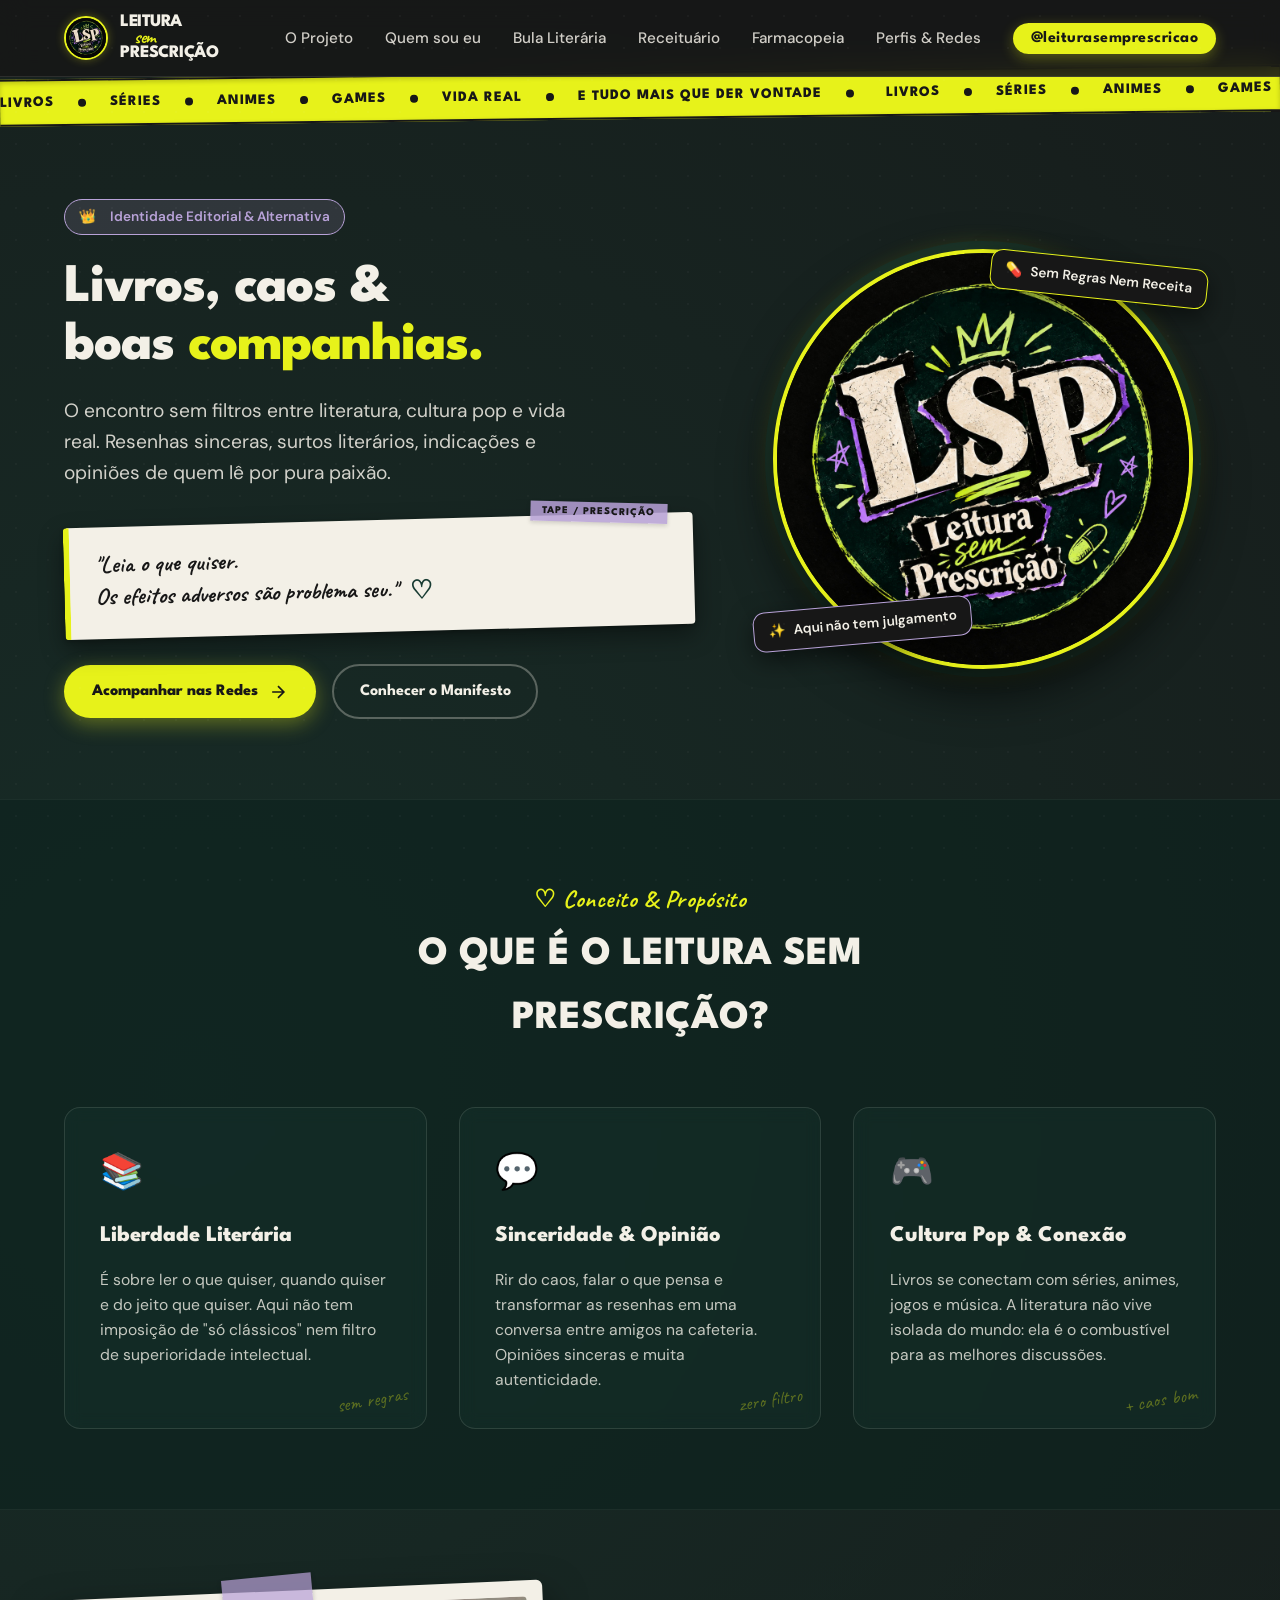
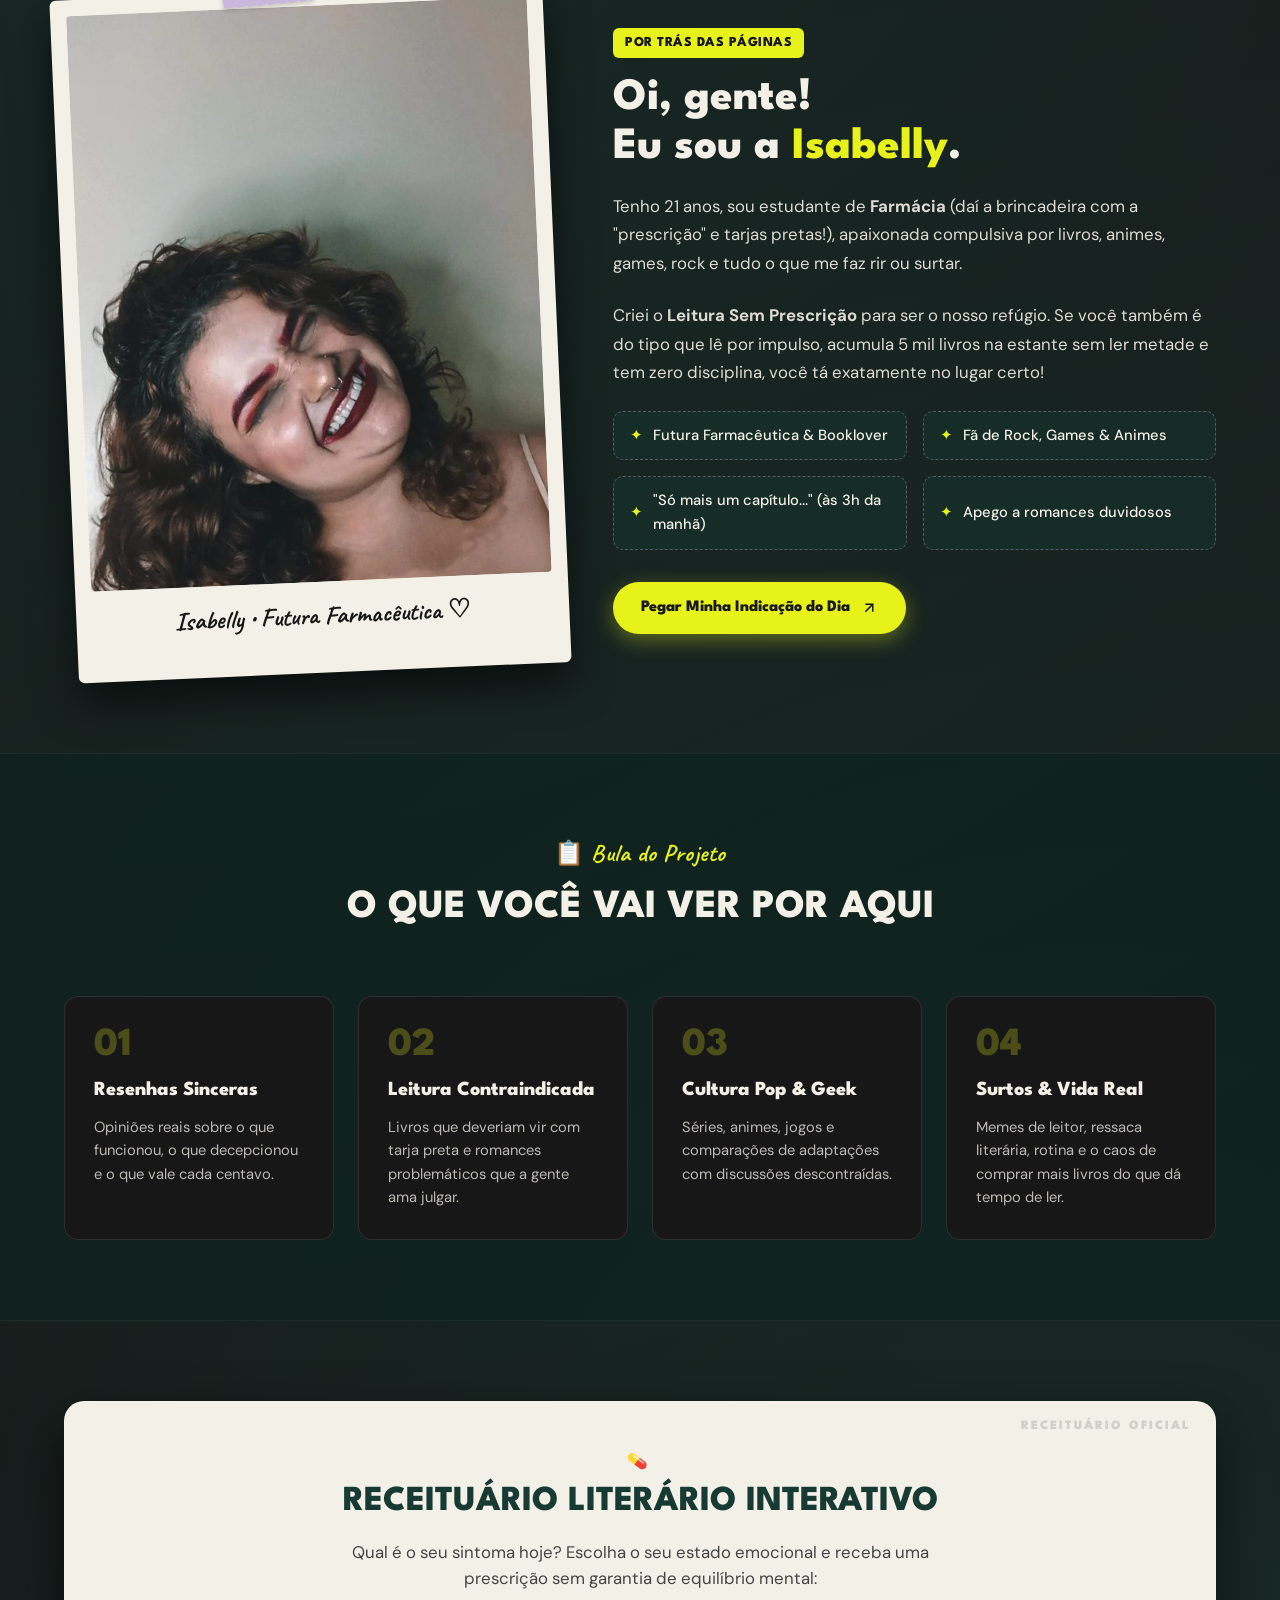
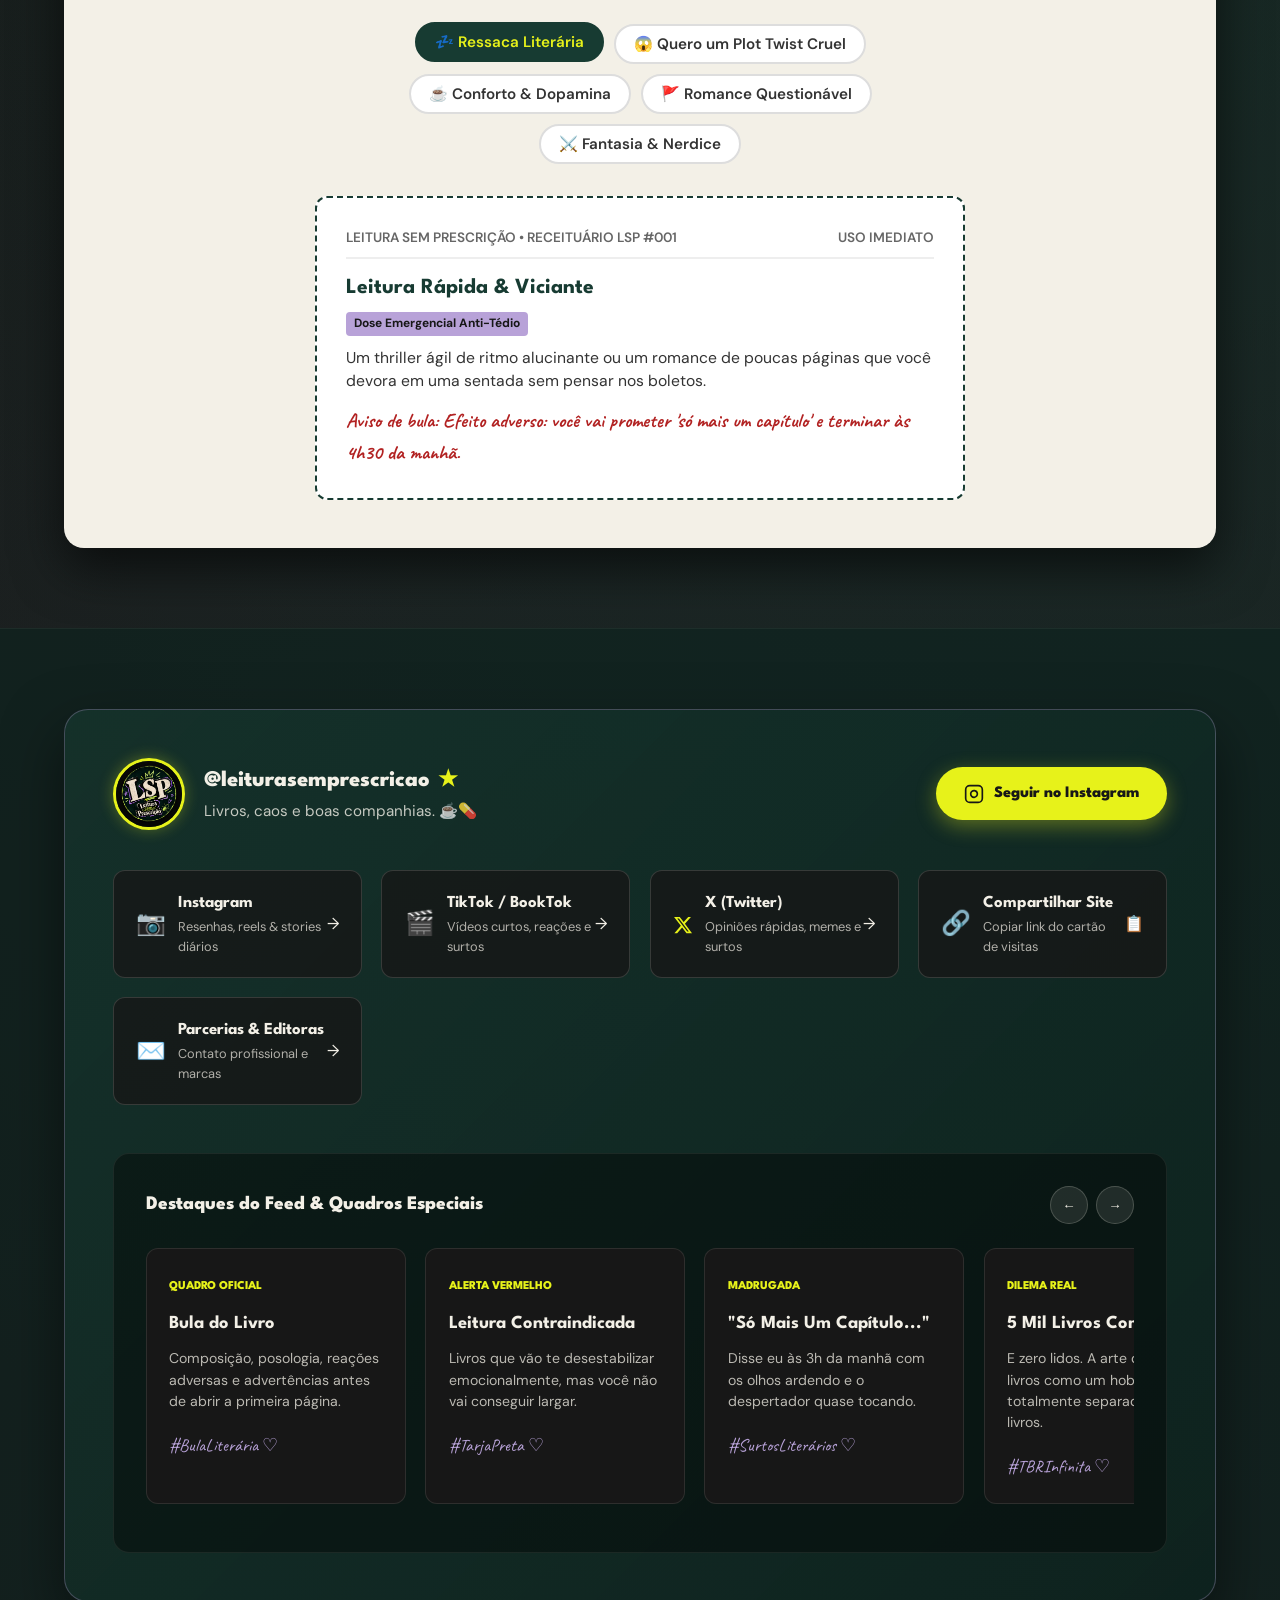
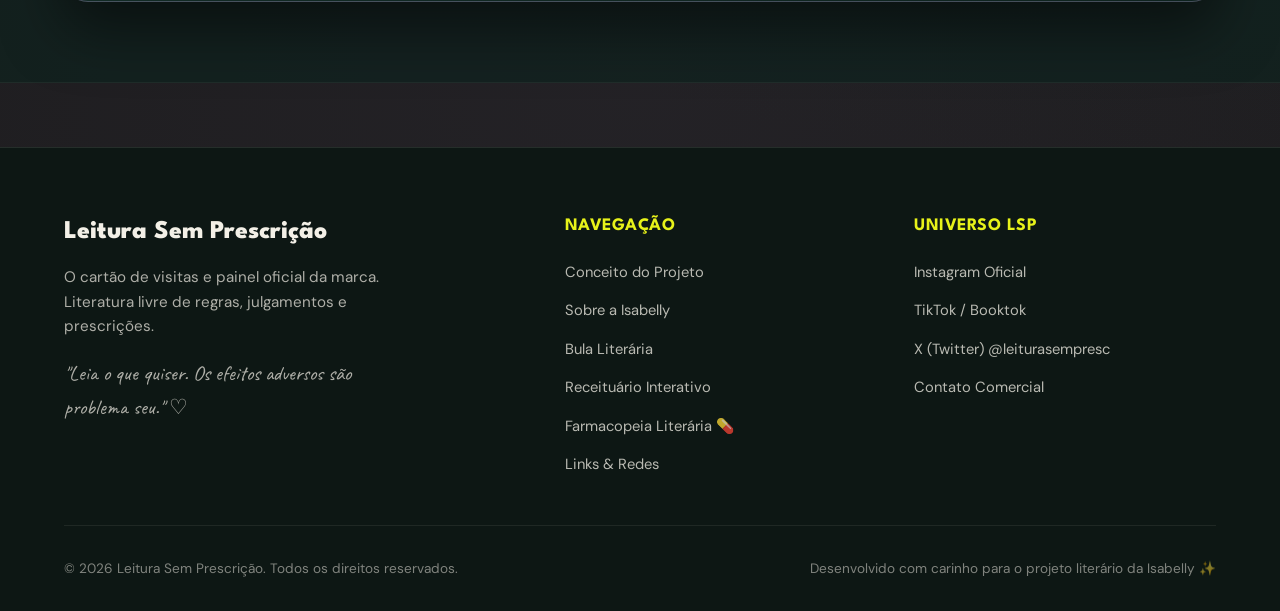
<file: index.html>
<!DOCTYPE html>
<html lang="pt-BR">
<head>
  <meta charset="UTF-8">
  <meta name="viewport" content="width=device-width, initial-scale=1.0">
  <title>Leitura Sem Prescrição | Livros, caos e boas companhias</title>
  <meta name="description" content="O encontro entre literatura, cultura pop e a vida real. Leia o que quiser. Os efeitos adversos são problema seu.">
  <link rel="icon" type="image/jpeg" href="assets/img/logo-badge.jpg">

  <!-- Google Fonts: League Spartan, DM Sans, Caveat, Playfair Display -->
  <link rel="preconnect" href="https://fonts.googleapis.com">
  <link rel="preconnect" href="https://fonts.gstatic.com" crossorigin>
  <link href="https://fonts.googleapis.com/css2?family=Caveat:wght@600;700&family=DM+Sans:ital,opsz,wght@0,9..40,400;0,9..40,500;0,9..40,700;1,9..40,400&family=League+Spartan:wght@700;800;900&family=Playfair+Display:ital,wght@0,700;1,700&display=swap" rel="stylesheet">

  <!-- CSS Principal -->
  <link rel="stylesheet" href="assets/css/style.css">
</head>
<body>

  <!-- Navegação -->
  <nav class="navbar" id="navbar">
    <div class="container nav-container">
      <a href="#" class="brand-logo">
        <img src="assets/img/logo-badge.jpg" alt="Logo Leitura Sem Prescrição" class="nav-logo-thumb">
        <div class="brand-text">
          <span class="title-main">Leitura</span>
          <span class="title-hand">sem</span>
          <span class="title-main">Prescrição</span>
        </div>
      </a>

      <button class="mobile-toggle" id="mobileToggle" aria-label="Abrir Menu">
        <svg width="24" height="24" viewBox="0 0 24 24" fill="none" stroke="currentColor" stroke-width="2">
          <path d="M4 6h16M4 12h16M4 18h16"/>
        </svg>
      </button>

      <ul class="nav-menu" id="navMenu">
        <li><a href="#sobre" class="nav-link">O Projeto</a></li>
        <li><a href="#criadora" class="nav-link">Quem sou eu</a></li>
        <li><a href="#pilares" class="nav-link">Bula Literária</a></li>
        <li><a href="#receituario" class="nav-link">Receituário</a></li>
        <li><a href="farmacopeia.html" class="nav-link nav-highlight">Farmacopeia</a></li>
        <li><a href="#redes" class="nav-link">Perfis & Redes</a></li>
        <li><a href="https://www.instagram.com/leiturasemprescricao" target="_blank" rel="noopener" class="nav-cta">@leiturasemprescricao</a></li>
      </ul>
    </div>
  </nav>

  <!-- Banner Fita Ticker -->
  <div class="ticker-banner">
    <div class="ticker-track">
      <div class="ticker-item"><span>LIVROS</span><span class="ticker-dot"></span><span>SÉRIES</span><span class="ticker-dot"></span><span>ANIMES</span><span class="ticker-dot"></span><span>GAMES</span><span class="ticker-dot"></span><span>VIDA REAL</span><span class="ticker-dot"></span><span>E TUDO MAIS QUE DER VONTADE</span><span class="ticker-dot"></span></div>
      <div class="ticker-item"><span>LIVROS</span><span class="ticker-dot"></span><span>SÉRIES</span><span class="ticker-dot"></span><span>ANIMES</span><span class="ticker-dot"></span><span>GAMES</span><span class="ticker-dot"></span><span>VIDA REAL</span><span class="ticker-dot"></span><span>E TUDO MAIS QUE DER VONTADE</span><span class="ticker-dot"></span></div>
    </div>
  </div>

  <!-- Hero Section -->
  <header class="hero">
    <div class="container hero-grid">
      <div class="hero-content">
        <div class="hero-tag">
          <span class="doodle-crown">👑</span>
          <span>Identidade Editorial & Alternativa</span>
        </div>
        <h1 class="hero-title">
          Livros, caos & <br>boas <span class="text-yellow">companhias.</span>
        </h1>
        <p class="hero-subtitle">
          O encontro sem filtros entre literatura, cultura pop e vida real. Resenhas sinceras, surtos literários, indicações e opiniões de quem lê por pura paixão.
        </p>

        <!-- Bilhete rasgado adesivo -->
        <div class="torn-paper-note">
          "Leia o que quiser. <br>
          Os efeitos adversos são problema seu." 
          <span class="note-heart">♡</span>
        </div>

        <div class="hero-actions">
          <a href="#redes" class="btn-primary">
            <span>Acompanhar nas Redes</span>
            <svg width="20" height="20" viewBox="0 0 24 24" fill="none" stroke="currentColor" stroke-width="2"><path d="M5 12h14M12 5l7 7-7 7"/></svg>
          </a>
          <a href="#sobre" class="btn-secondary">
            <span>Conhecer o Manifesto</span>
          </a>
        </div>
      </div>

      <div class="hero-visual">
        <div class="hero-badge-wrap">
          <img src="assets/img/logo-badge.jpg" alt="Selo Oficial Leitura Sem Prescrição" class="hero-main-img">
          
          <div class="float-tag tag-top-right">
            <span>💊</span>
            <span>Sem Regras Nem Receita</span>
          </div>

          <div class="float-tag tag-bottom-left">
            <span>✨</span>
            <span>Aqui não tem julgamento</span>
          </div>
        </div>
      </div>
    </div>
  </header>

  <!-- Seção Sobre o Projeto / Conceito da Marca -->
  <section class="section section-darker" id="sobre">
    <div class="container">
      <div class="section-header">
        <span class="section-subtitle">♡ Conceito & Propósito</span>
        <h2 class="section-title">O Que É O Leitura Sem Prescrição?</h2>
      </div>

      <div class="manifesto-cards">
        <div class="manifesto-card">
          <div class="manifesto-icon">📚</div>
          <h3>Liberdade Literária</h3>
          <p>
            É sobre ler o que quiser, quando quiser e do jeito que quiser. Aqui não tem imposição de "só clássicos" nem filtro de superioridade intelectual.
          </p>
          <span class="card-stamp">sem regras</span>
        </div>

        <div class="manifesto-card">
          <div class="manifesto-icon">💬</div>
          <h3>Sinceridade & Opinião</h3>
          <p>
            Rir do caos, falar o que pensa e transformar as resenhas em uma conversa entre amigos na cafeteria. Opiniões sinceras e muita autenticidade.
          </p>
          <span class="card-stamp">zero filtro</span>
        </div>

        <div class="manifesto-card">
          <div class="manifesto-icon">🎮</div>
          <h3>Cultura Pop & Conexão</h3>
          <p>
            Livros se conectam com séries, animes, jogos e música. A literatura não vive isolada do mundo: ela é o combustível para as melhores discussões.
          </p>
          <span class="card-stamp">+ caos bom</span>
        </div>
      </div>
    </div>
  </section>

  <!-- Seção Quem Sou Eu (Apresentação Pessoal) -->
  <section class="section" id="criadora">
    <div class="container">
      <div class="creator-wrapper">
        <div class="creator-image-box">
          <div class="polaroid-frame">
            <img src="assets/img/isabelly.jpg" alt="Isabelly - Leitura Sem Prescrição" class="polaroid-photo">
            <div class="polaroid-caption">Isabelly • Futura Farmacêutica ♡</div>
          </div>
        </div>

        <div class="creator-info">
          <span class="creator-badge">POR TRÁS DAS PÁGINAS</span>
          <h2>Oi, gente! <br>Eu sou a <span class="text-yellow">Isabelly</span>.</h2>
          <p class="creator-bio-text">
            Tenho 21 anos, sou estudante de <strong>Farmácia</strong> (daí a brincadeira com a "prescrição" e tarjas pretas!), apaixonada compulsiva por livros, animes, games, rock e tudo o que me faz rir ou surtar.
          </p>
          <p class="creator-bio-text">
            Criei o <strong>Leitura Sem Prescrição</strong> para ser o nosso refúgio. Se você também é do tipo que lê por impulso, acumula 5 mil livros na estante sem ler metade e tem zero disciplina, você tá exatamente no lugar certo!
          </p>

          <div class="creator-traits">
            <div class="trait-item">
              <span class="text-yellow">✦</span>
              <span>Futura Farmacêutica & Booklover</span>
            </div>
            <div class="trait-item">
              <span class="text-yellow">✦</span>
              <span>Fã de Rock, Games & Animes</span>
            </div>
            <div class="trait-item">
              <span class="text-yellow">✦</span>
              <span>"Só mais um capítulo..." (às 3h da manhã)</span>
            </div>
            <div class="trait-item">
              <span class="text-yellow">✦</span>
              <span>Apego a romances duvidosos</span>
            </div>
          </div>

          <a href="#receituario" class="btn-primary">
            <span>Pegar Minha Indicação do Dia</span>
            <svg width="18" height="18" viewBox="0 0 24 24" fill="none" stroke="currentColor" stroke-width="2"><path d="M7 17l9.2-9.2M17 17V7H7"/></svg>
          </a>
        </div>
      </div>
    </div>
  </section>

  <!-- Seção Bula Literária / O Que Você Vai Encontrar -->
  <section class="section section-darker" id="pilares">
    <div class="container">
      <div class="section-header">
        <span class="section-subtitle">📋 Bula do Projeto</span>
        <h2 class="section-title">O Que Você Vai Ver Por Aqui</h2>
      </div>

      <div class="pills-grid">
        <div class="pillar-card">
          <div class="pillar-number">01</div>
          <h4>Resenhas Sinceras</h4>
          <p>Opiniões reais sobre o que funcionou, o que decepcionou e o que vale cada centavo.</p>
        </div>

        <div class="pillar-card">
          <div class="pillar-number">02</div>
          <h4>Leitura Contraindicada</h4>
          <p>Livros que deveriam vir com tarja preta e romances problemáticos que a gente ama julgar.</p>
        </div>

        <div class="pillar-card">
          <div class="pillar-number">03</div>
          <h4>Cultura Pop & Geek</h4>
          <p>Séries, animes, jogos e comparações de adaptações com discussões descontraídas.</p>
        </div>

        <div class="pillar-card">
          <div class="pillar-number">04</div>
          <h4>Surtos & Vida Real</h4>
          <p>Memes de leitor, ressaca literária, rotina e o caos de comprar mais livros do que dá tempo de ler.</p>
        </div>
      </div>
    </div>
  </section>

  <!-- Gerador Interativo: Receituário Sem Prescrição -->
  <section class="section" id="receituario">
    <div class="container">
      <div class="generator-box">
        <div class="generator-content">
          <span class="doodle-crown">💊</span>
          <h3>Receituário Literário Interativo</h3>
          <p class="generator-desc">
            Qual é o seu sintoma hoje? Escolha o seu estado emocional e receba uma prescrição sem garantia de equilíbrio mental:
          </p>

          <div class="mood-selector">
            <button class="mood-btn" data-mood="ressaca">💤 Ressaca Literária</button>
            <button class="mood-btn" data-mood="surtar">😱 Quero um Plot Twist Cruel</button>
            <button class="mood-btn" data-mood="conforto">☕ Conforto & Dopamina</button>
            <button class="mood-btn" data-mood="problema">🚩 Romance Questionável</button>
            <button class="mood-btn" data-mood="geek">⚔️ Fantasia & Nerdice</button>
          </div>

          <div class="prescription-result" id="rxResult">
            <div class="prescription-header">
              <span>LEITURA SEM PRESCRIÇÃO • RECEITUÁRIO LSP #001</span>
              <span>USO IMEDIATO</span>
            </div>
            <div class="prescription-body">
              <h4 id="rxTitle">Título do Diagnóstico</h4>
              <span class="rx-tag" id="rxTag">Dose Recomendada</span>
              <p id="rxDesc">Descrição do tipo de leitura ideal para o seu sintoma de hoje.</p>
              <div class="prescription-warning" id="rxSideEffect">Aviso de bula: Efeitos colaterais imprevisíveis.</div>
            </div>
          </div>
        </div>
      </div>
    </div>
  </section>

  <!-- Seção Redes Sociais & Hub Digital -->
  <section class="section section-darker" id="redes">
    <div class="container">
      <div class="social-hub-box">
        <div class="social-header-row">
          <div class="ig-profile-header">
            <img src="assets/img/logo-badge.jpg" alt="@leiturasemprescricao" class="ig-avatar">
            <div class="ig-info">
              <h3>@leiturasemprescricao <span class="ig-verified">★</span></h3>
              <p>Livros, caos e boas companhias. ☕💊</p>
            </div>
          </div>

          <a href="https://www.instagram.com/leiturasemprescricao" target="_blank" rel="noopener" class="btn-primary">
            <svg width="20" height="20" viewBox="0 0 24 24" fill="none" stroke="currentColor" stroke-width="2"><rect x="2" y="2" width="20" height="20" rx="5" ry="5"/><path d="M16 11.37A4 4 0 1 1 12.63 8 4 4 0 0 1 16 11.37z"/><line x1="17.5" y1="6.5" x2="17.51" y2="6.5"/></svg>
            <span>Seguir no Instagram</span>
          </a>
        </div>

        <!-- Grade de Links Oficiais -->
        <div class="links-grid">
          <a href="https://www.instagram.com/leiturasemprescricao" target="_blank" rel="noopener" class="social-action-card">
            <div class="social-card-left">
              <span class="social-icon">📷</span>
              <div>
                <div class="social-card-name">Instagram</div>
                <div class="social-card-sub">Resenhas, reels & stories diários</div>
              </div>
            </div>
            <span>→</span>
          </a>

          <a href="https://www.tiktok.com/@leiturasemprescricao" target="_blank" rel="noopener" class="social-action-card">
            <div class="social-card-left">
              <span class="social-icon">🎬</span>
              <div>
                <div class="social-card-name">TikTok / BookTok</div>
                <div class="social-card-sub">Vídeos curtos, reações e surtos</div>
              </div>
            </div>
            <span>→</span>
          </a>

          <a href="https://x.com/leiturasempresc" target="_blank" rel="noopener" class="social-action-card">
            <div class="social-card-left">
              <span class="social-icon">
                <svg width="20" height="20" viewBox="0 0 24 24" fill="currentColor" style="display: inline-block; vertical-align: middle;">
                  <path d="M18.244 2.25h3.308l-7.227 8.26 8.502 11.24H16.17l-5.214-6.817L4.99 21.75H1.68l7.73-8.835L1.254 2.25H8.08l4.713 6.231zm-1.161 17.52h1.833L7.084 4.126H5.117z"/>
                </svg>
              </span>
              <div>
                <div class="social-card-name">X (Twitter)</div>
                <div class="social-card-sub">Opiniões rápidas, memes e surtos</div>
              </div>
            </div>
            <span>→</span>
          </a>

          <a href="#" class="social-action-card" id="shareBtn">
            <div class="social-card-left">
              <span class="social-icon">🔗</span>
              <div>
                <div class="social-card-name">Compartilhar Site</div>
                <div class="social-card-sub">Copiar link do cartão de visitas</div>
              </div>
            </div>
            <span>📋</span>
          </a>

          <a href="mailto:contato.leiturasemprescricao@gmail.com" class="social-action-card">
            <div class="social-card-left">
              <span class="social-icon">✉️</span>
              <div>
                <div class="social-card-name">Parcerias & Editoras</div>
                <div class="social-card-sub">Contato profissional e marcas</div>
              </div>
            </div>
            <span>→</span>
          </a>
        </div>

        <!-- Slider de Destaques da Marca / Posts -->
        <div class="carousel-container">
          <div class="carousel-title-row">
            <h4>Destaques do Feed & Quadros Especiais</h4>
            <div class="carousel-controls">
              <button class="carousel-btn" id="sliderPrev" aria-label="Anterior">←</button>
              <button class="carousel-btn" id="sliderNext" aria-label="Próximo">→</button>
            </div>
          </div>

          <div class="cards-slider" id="postSlider">
            <div class="slide-item">
              <span class="slide-tag">Quadro Oficial</span>
              <h5>Bula do Livro</h5>
              <p>Composição, posologia, reações adversas e advertências antes de abrir a primeira página.</p>
              <div class="slide-footer">#BulaLiterária ♡</div>
            </div>

            <div class="slide-item">
              <span class="slide-tag">Alerta Vermelho</span>
              <h5>Leitura Contraindicada</h5>
              <p>Livros que vão te desestabilizar emocionalmente, mas você não vai conseguir largar.</p>
              <div class="slide-footer">#TarjaPreta ♡</div>
            </div>

            <div class="slide-item">
              <span class="slide-tag">Madrugada</span>
              <h5>"Só Mais Um Capítulo..."</h5>
              <p>Disse eu às 3h da manhã com os olhos ardendo e o despertador quase tocando.</p>
              <div class="slide-footer">#SurtosLiterários ♡</div>
            </div>

            <div class="slide-item">
              <span class="slide-tag">Dilema Real</span>
              <h5>5 Mil Livros Comprados</h5>
              <p>E zero lidos. A arte de comprar livros como um hobby totalmente separado de ler livros.</p>
              <div class="slide-footer">#TBRInfinita ♡</div>
            </div>

            <div class="slide-item">
              <span class="slide-tag">Geek & Pop</span>
              <h5>Multiverso Sem Regras</h5>
              <p>Animes que dariam romances incríveis e games com narrativas que humilham best-sellers.</p>
              <div class="slide-footer">#CulturaPop ♡</div>
            </div>
          </div>
        </div>
      </div>
    </div>
  </section>

  <!-- Rodapé -->
  <footer class="footer">
    <div class="container">
      <div class="footer-top">
        <div class="footer-brand">
          <h4>Leitura Sem Prescrição</h4>
          <p>
            O cartão de visitas e painel oficial da marca. Literatura livre de regras, julgamentos e prescrições.
          </p>
          <p class="font-hand text-yellow" style="font-size: 1.3rem;">
            "Leia o que quiser. Os efeitos adversos são problema seu." ♡
          </p>
        </div>

        <div class="footer-col">
          <h5>Navegação</h5>
          <ul class="footer-links">
            <li><a href="#sobre">Conceito do Projeto</a></li>
            <li><a href="#criadora">Sobre a Isabelly</a></li>
            <li><a href="#pilares">Bula Literária</a></li>
            <li><a href="#receituario">Receituário Interativo</a></li>
            <li><a href="farmacopeia.html">Farmacopeia Literária 💊</a></li>
            <li><a href="#redes">Links & Redes</a></li>
          </ul>
        </div>

        <div class="footer-col">
          <h5>Universo LSP</h5>
          <ul class="footer-links">
            <li><a href="https://www.instagram.com/leiturasemprescricao" target="_blank" rel="noopener">Instagram Oficial</a></li>
            <li><a href="https://www.tiktok.com/@leiturasemprescricao" target="_blank" rel="noopener">TikTok / Booktok</a></li>
            <li><a href="https://x.com/leiturasempresc" target="_blank" rel="noopener">X (Twitter) @leiturasempresc</a></li>
            <li><a href="mailto:contato.leiturasemprescricao@gmail.com">Contato Comercial</a></li>
          </ul>
        </div>
      </div>

      <div class="footer-bottom">
        <div>© 2026 Leitura Sem Prescrição. Todos os direitos reservados.</div>
        <div>Desenvolvido com carinho para o projeto literário da Isabelly ✨</div>
      </div>
    </div>
  </footer>

  <!-- Toast de Notificação -->
  <div class="toast-notice" id="toastNotice">
    ✓ Link copiado para a área de transferência!
  </div>

  <!-- Script JS Principal -->
  <script src="assets/js/main.js"></script>
</body>
</html>
</file>
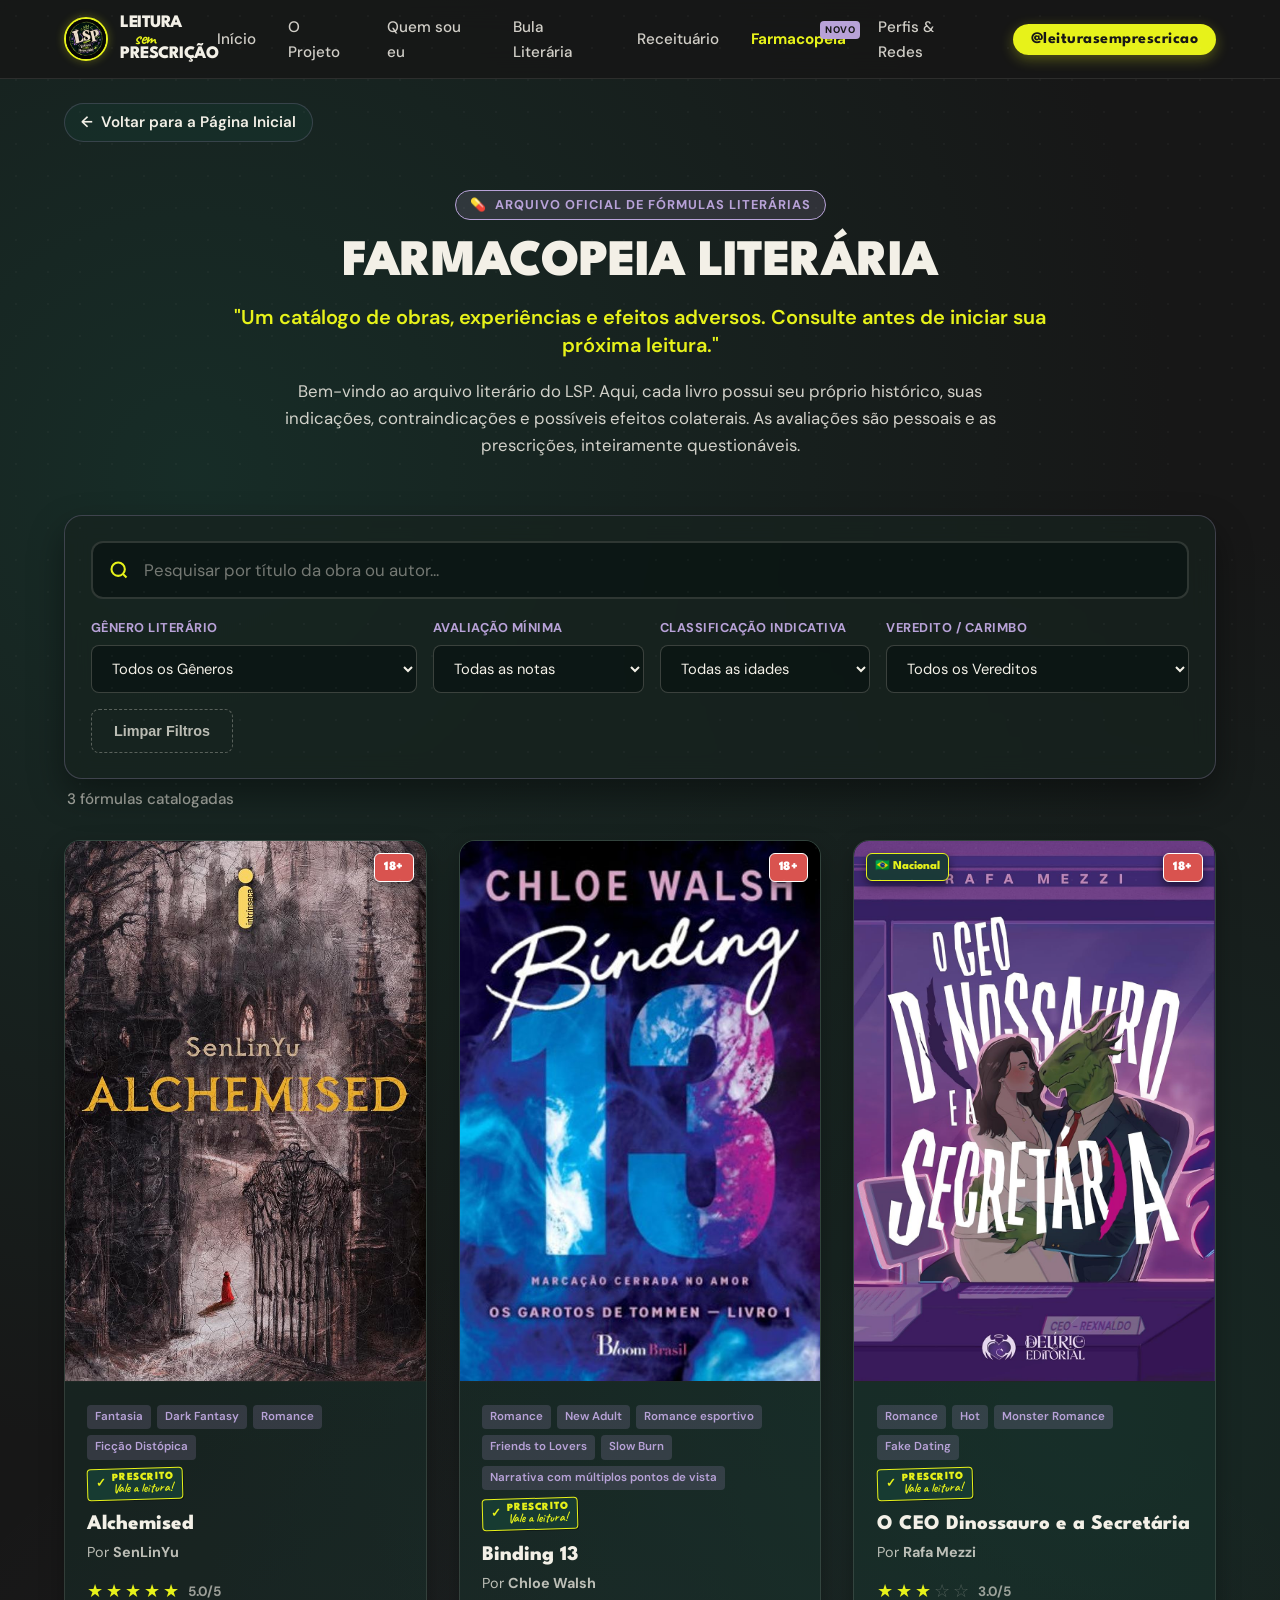
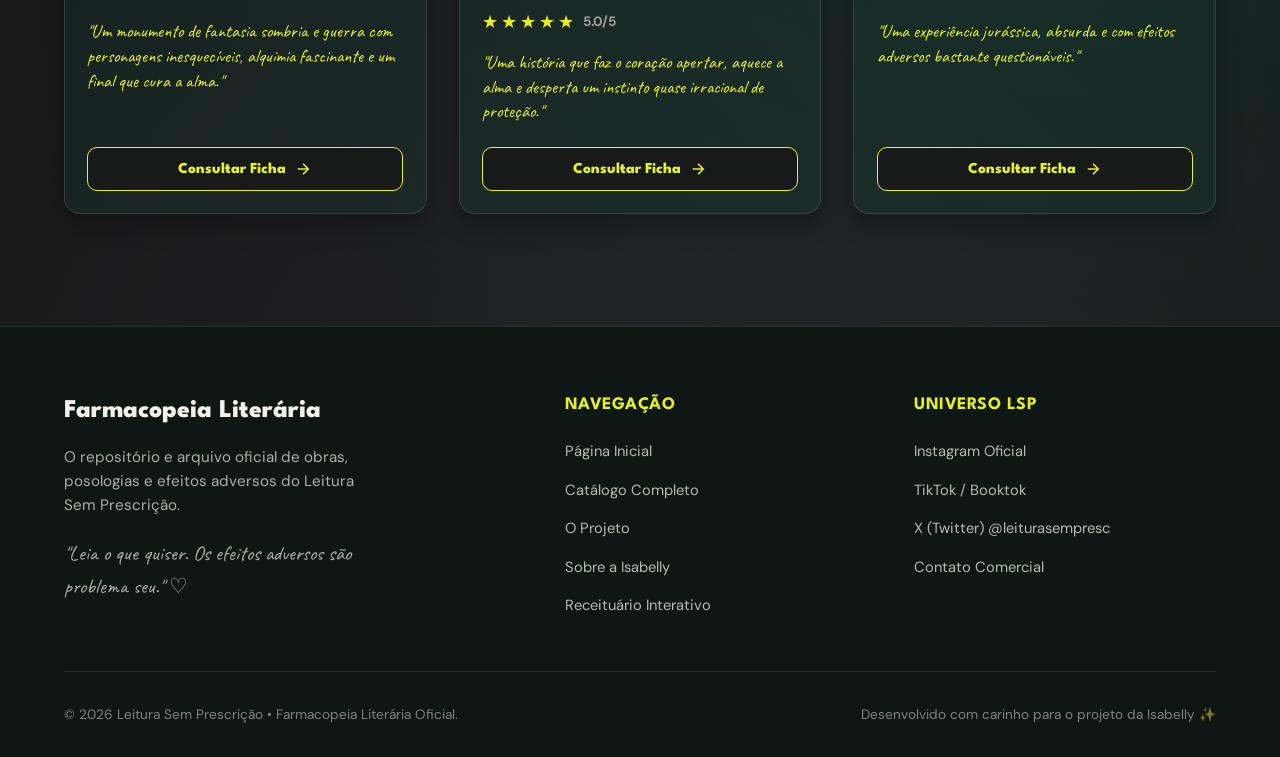
<file: farmacopeia.html>
<!DOCTYPE html>
<html lang="pt-BR">
<head>
  <meta charset="UTF-8">
  <meta name="viewport" content="width=device-width, initial-scale=1.0">
  <title>Farmacopeia Literária | Leitura Sem Prescrição</title>
  <meta name="description" content="Um catálogo de obras, experiências e efeitos adversos. Consulte antes de iniciar sua próxima leitura.">
  <link rel="icon" type="image/jpeg" href="assets/img/logo-badge.jpg">

  <!-- Fontes Oficiais -->
  <link rel="preconnect" href="https://fonts.googleapis.com">
  <link rel="preconnect" href="https://fonts.gstatic.com" crossorigin>
  <link href="https://fonts.googleapis.com/css2?family=Caveat:wght@600;700&family=DM+Sans:ital,opsz,wght@0,9..40,400;0,9..40,500;0,9..40,700;1,9..40,400&family=League+Spartan:wght@700;800;900&family=Playfair+Display:ital,wght@0,700;1,700&display=swap" rel="stylesheet">

  <!-- Estilos Gerais e Específicos -->
  <link rel="stylesheet" href="assets/css/style.css">
  <link rel="stylesheet" href="assets/css/farmacopeia.css">
</head>
<body>

  <!-- Navegação Superior -->
  <nav class="navbar" id="navbar">
    <div class="container nav-container">
      <a href="index.html" class="brand-logo">
        <img src="assets/img/logo-badge.jpg" alt="Logo Leitura Sem Prescrição" class="nav-logo-thumb">
        <div class="brand-text">
          <span class="title-main">Leitura</span>
          <span class="title-hand">sem</span>
          <span class="title-main">Prescrição</span>
        </div>
      </a>

      <button class="mobile-toggle" id="mobileToggle" aria-label="Abrir Menu">
        <svg width="24" height="24" viewBox="0 0 24 24" fill="none" stroke="currentColor" stroke-width="2">
          <path d="M4 6h16M4 12h16M4 18h16"/>
        </svg>
      </button>

      <ul class="nav-menu" id="navMenu">
        <li><a href="index.html" class="nav-link">Início</a></li>
        <li><a href="index.html#sobre" class="nav-link">O Projeto</a></li>
        <li><a href="index.html#criadora" class="nav-link">Quem sou eu</a></li>
        <li><a href="index.html#pilares" class="nav-link">Bula Literária</a></li>
        <li><a href="index.html#receituario" class="nav-link">Receituário</a></li>
        <li><a href="farmacopeia.html" class="nav-link nav-highlight">Farmacopeia</a></li>
        <li><a href="index.html#redes" class="nav-link">Perfis & Redes</a></li>
        <li><a href="https://www.instagram.com/leiturasemprescricao" target="_blank" rel="noopener" class="nav-cta">@leiturasemprescricao</a></li>
      </ul>
    </div>
  </nav>

  <!-- Barra de Retorno / Breadcrumb -->
  <div class="container breadcrumb-bar">
    <a href="index.html" class="btn-voltar">
      <span>←</span>
      <span>Voltar para a Página Inicial</span>
    </a>
  </div>

  <!-- Cabeçalho Oficial da Farmacopeia -->
  <header class="farmacopeia-header">
    <div class="container header-inner">
      <span class="badge-archive">
        <span>💊</span>
        <span>Arquivo Oficial de Fórmulas Literárias</span>
      </span>
      <h1 class="farmacopeia-title">FARMACOPEIA LITERÁRIA</h1>
      <p class="farmacopeia-subtitle">
        "Um catálogo de obras, experiências e efeitos adversos. Consulte antes de iniciar sua próxima leitura."
      </p>
      <p class="farmacopeia-desc">
        Bem-vindo ao arquivo literário do LSP. Aqui, cada livro possui seu próprio histórico, suas indicações, contraindicações e possíveis efeitos colaterais. As avaliações são pessoais e as prescrições, inteiramente questionáveis.
      </p>
    </div>
  </header>

  <!-- Seção de Filtros e Pesquisa em Tempo Real -->
  <section class="filters-section">
    <div class="container">
      <div class="filters-wrapper">
        <!-- Campo de Pesquisa -->
        <div class="search-box-row">
          <div class="search-input-group">
            <span class="search-icon">
              <svg width="20" height="20" viewBox="0 0 24 24" fill="none" stroke="currentColor" stroke-width="2.5">
                <circle cx="11" cy="11" r="8"/>
                <line x1="21" y1="21" x2="16.65" y2="16.65"/>
              </svg>
            </span>
            <input 
              type="text" 
              id="searchInput" 
              class="search-input" 
              placeholder="Pesquisar por título da obra ou autor..."
              autocomplete="off"
            >
          </div>
        </div>

        <!-- Filtros Rápidos -->
        <div class="filters-row">
          <div class="filter-item">
            <label for="filterGenero">Gênero Literário</label>
            <select id="filterGenero" class="custom-select">
              <option value="">Todos os Gêneros</option>
            </select>
          </div>

          <div class="filter-item">
            <label for="filterAvaliacao">Avaliação Mínima</label>
            <select id="filterAvaliacao" class="custom-select">
              <option value="">Todas as notas</option>
              <option value="5">★★★★★ (5 estrelas)</option>
              <option value="4">★★★★☆ (4+ estrelas)</option>
              <option value="3">★★★☆☆ (3+ estrelas)</option>
            </select>
          </div>

          <div class="filter-item">
            <label for="filterClassificacao">Classificação Indicativa</label>
            <select id="filterClassificacao" class="custom-select">
              <option value="">Todas as idades</option>
            </select>
          </div>

          <div class="filter-item">
            <label for="filterCarimbo">Veredito / Carimbo</label>
            <select id="filterCarimbo" class="custom-select">
              <option value="">Todos os Vereditos</option>
              <option value="PRESCRITO">✓ Prescrito (Vale a leitura!)</option>
              <option value="USO COM CAUTELA">⚠️ Uso com Cautela (Leia a bula!)</option>
              <option value="CONTRAINDICADO">✕ Contraindicado (Não recomendo!)</option>
            </select>
          </div>

          <button type="button" id="btnLimparFiltros" class="btn-limpar">
            <span>Limpar Filtros</span>
          </button>
        </div>
      </div>

      <!-- Barra de Resultados -->
      <div class="catalog-status-bar">
        <span class="results-counter" id="resultsCounter">Carregando acervo...</span>
      </div>

      <!-- Grade do Catálogo -->
      <div class="catalog-grid" id="catalogGrid">
        <!-- Cards inseridos dinamicamente pelo JavaScript -->
      </div>

      <!-- Estado Vazio / Sem Resultados -->
      <div class="empty-state" id="emptyState" style="display: none;">
        <div class="empty-icon">🧪</div>
        <h3>Fórmula não encontrada!</h3>
        <p>Não encontramos essa fórmula no nosso arquivo. Tente outra busca ou limpe os filtros para explorar outras obras!</p>
      </div>
    </div>
  </section>

  <!-- Modal / Painel da Ficha Farmacêutica -->
  <div class="ficha-modal" id="fichaModal" role="dialog" aria-modal="true">
    <div class="modal-backdrop" id="modalBackdrop"></div>
    <div class="modal-dialog">
      <button class="modal-close-btn" id="modalClose" aria-label="Fechar Ficha">
        <svg width="20" height="20" viewBox="0 0 24 24" fill="none" stroke="currentColor" stroke-width="2.5">
          <line x1="18" y1="6" x2="6" y2="18"/>
          <line x1="6" y1="6" x2="18" y2="18"/>
        </svg>
      </button>
      <div id="fichaContent">
        <!-- Conteúdo detalhado injetado via JavaScript -->
      </div>
    </div>
  </div>

  <!-- Rodapé -->
  <footer class="footer">
    <div class="container">
      <div class="footer-top">
        <div class="footer-brand">
          <h4>Farmacopeia Literária</h4>
          <p>
            O repositório e arquivo oficial de obras, posologias e efeitos adversos do Leitura Sem Prescrição.
          </p>
          <p class="font-hand text-yellow" style="font-size: 1.3rem;">
            "Leia o que quiser. Os efeitos adversos são problema seu." ♡
          </p>
        </div>

        <div class="footer-col">
          <h5>Navegação</h5>
          <ul class="footer-links">
            <li><a href="index.html">Página Inicial</a></li>
            <li><a href="farmacopeia.html">Catálogo Completo</a></li>
            <li><a href="index.html#sobre">O Projeto</a></li>
            <li><a href="index.html#criadora">Sobre a Isabelly</a></li>
            <li><a href="index.html#receituario">Receituário Interativo</a></li>
          </ul>
        </div>

        <div class="footer-col">
          <h5>Universo LSP</h5>
          <ul class="footer-links">
            <li><a href="https://www.instagram.com/leiturasemprescricao" target="_blank" rel="noopener">Instagram Oficial</a></li>
            <li><a href="https://www.tiktok.com/@leiturasemprescricao" target="_blank" rel="noopener">TikTok / Booktok</a></li>
            <li><a href="https://x.com/leiturasempresc" target="_blank" rel="noopener">X (Twitter) @leiturasempresc</a></li>
            <li><a href="mailto:contato.leiturasemprescricao@gmail.com">Contato Comercial</a></li>
          </ul>
        </div>
      </div>

      <div class="footer-bottom">
        <div>© 2026 Leitura Sem Prescrição • Farmacopeia Literária Oficial.</div>
        <div>Desenvolvido com carinho para o projeto da Isabelly ✨</div>
      </div>
    </div>
  </footer>

  <!-- Scripts: Banco de Dados de Livros e Lógica da Farmacopeia -->
  <script src="assets/data/livros.js"></script>
  <script src="assets/js/farmacopeia.js"></script>
</body>
</html>
</file>
<file: assets/css/style.css>
:root {
  --color-green-deep: #173B32;
  --color-green-darker: #0d231e;
  --color-offwhite: #F3F0E7;
  --color-black: #171717;
  --color-lilac: #B8A2D8;
  --color-acid-yellow: #E7F21A;
  --color-dark-surface: #1f2723;
  --color-card-bg: rgba(23, 59, 50, 0.45);
  
  --font-title: 'League Spartan', -apple-system, sans-serif;
  --font-body: 'DM Sans', sans-serif;
  --font-hand: 'Caveat', cursive;
  --font-editorial: 'Playfair Display', serif;

  --border-radius: 16px;
  --transition: all 0.25s cubic-bezier(0.16, 1, 0.3, 1);
}

/* Reset e Base */
* {
  margin: 0;
  padding: 0;
  box-sizing: border-box;
}

html {
  scroll-behavior: smooth;
}

body {
  background-color: var(--color-black);
  color: var(--color-offwhite);
  font-family: var(--font-body);
  line-height: 1.6;
  overflow-x: hidden;
  position: relative;
  background-image: 
    radial-gradient(circle at 15% 20%, rgba(23, 59, 50, 0.6) 0%, transparent 45%),
    radial-gradient(circle at 85% 60%, rgba(23, 59, 50, 0.5) 0%, transparent 50%),
    radial-gradient(circle at 50% 90%, rgba(184, 162, 216, 0.08) 0%, transparent 40%);
}

/* Textura sutil de ruído/grão analógico */
body::before {
  content: "";
  position: fixed;
  top: 0; left: 0; right: 0; bottom: 0;
  background: radial-gradient(#ffffff 1px, transparent 1px);
  background-size: 32px 32px;
  opacity: 0.03;
  pointer-events: none;
  z-index: 9999;
}

a {
  color: inherit;
  text-decoration: none;
}

img {
  max-width: 100%;
  display: block;
}

/* Container */
.container {
  width: 90%;
  max-width: 1180px;
  margin: 0 auto;
}

/* Tipografia e Helpers */
.font-hand {
  font-family: var(--font-hand);
}

.text-yellow {
  color: var(--color-acid-yellow);
}

.text-lilac {
  color: var(--color-lilac);
}

.doodle-crown {
  display: inline-block;
  color: var(--color-acid-yellow);
  margin-right: 6px;
  transform: rotate(-8deg);
}

.doodle-sparkle {
  color: var(--color-lilac);
  display: inline-block;
}

/* Navbar */
.navbar {
  position: sticky;
  top: 0;
  z-index: 1000;
  backdrop-filter: blur(14px);
  -webkit-backdrop-filter: blur(14px);
  background: rgba(23, 23, 23, 0.85);
  border-bottom: 1px solid rgba(243, 240, 231, 0.1);
  transition: var(--transition);
}

.nav-container {
  display: flex;
  justify-content: space-between;
  align-items: center;
  padding: 0.85rem 0;
}

.brand-logo {
  display: flex;
  align-items: center;
  gap: 12px;
}

.nav-logo-thumb {
  width: 44px;
  height: 44px;
  border-radius: 50%;
  border: 2px solid var(--color-acid-yellow);
  object-fit: cover;
  box-shadow: 0 0 10px rgba(231, 242, 26, 0.3);
}

.brand-text {
  font-family: var(--font-title);
  font-weight: 800;
  font-size: 1.25rem;
  letter-spacing: -0.5px;
  display: flex;
  flex-direction: column;
  line-height: 1;
}

.brand-text .title-main {
  color: var(--color-offwhite);
  text-transform: uppercase;
  font-size: 1.1rem;
}

.brand-text .title-hand {
  font-family: var(--font-hand);
  color: var(--color-acid-yellow);
  font-size: 1.15rem;
  margin: -3px 0 -2px 14px;
  font-weight: bold;
}

.nav-menu {
  display: flex;
  gap: 2rem;
  list-style: none;
  align-items: center;
}

.nav-link {
  font-weight: 500;
  font-size: 0.95rem;
  position: relative;
  transition: var(--transition);
  color: rgba(243, 240, 231, 0.85);
}

.nav-link:hover {
  color: var(--color-acid-yellow);
}

.nav-cta {
  background: var(--color-acid-yellow);
  color: var(--color-black);
  padding: 0.5rem 1.1rem;
  border-radius: 99px;
  font-weight: 700;
  font-family: var(--font-title);
  letter-spacing: 0.5px;
  box-shadow: 0 4px 14px rgba(231, 242, 26, 0.3);
  transition: var(--transition);
}

.nav-cta:hover {
  transform: translateY(-2px);
  background: #f7ff3d;
  box-shadow: 0 6px 18px rgba(231, 242, 26, 0.5);
  color: #000;
}

.mobile-toggle {
  display: none;
  background: none;
  border: none;
  color: var(--color-offwhite);
  cursor: pointer;
}

/* Banner ticker / fita de tópicos */
.ticker-banner {
  background: var(--color-acid-yellow);
  color: var(--color-black);
  padding: 10px 0;
  overflow: hidden;
  white-space: nowrap;
  font-family: var(--font-title);
  font-weight: 800;
  text-transform: uppercase;
  font-size: 0.9rem;
  letter-spacing: 1px;
  box-shadow: inset 0 2px 5px rgba(0,0,0,0.2);
  transform: rotate(-0.7deg);
  margin-top: -5px;
  margin-bottom: 2rem;
  border-top: 2px solid var(--color-black);
  border-bottom: 2px solid var(--color-black);
}

.ticker-track {
  display: inline-flex;
  animation: ticker-slide 28s linear infinite;
}

.ticker-item {
  display: inline-flex;
  align-items: center;
  gap: 1.5rem;
  padding-right: 2rem;
}

.ticker-dot {
  width: 8px;
  height: 8px;
  background-color: var(--color-black);
  border-radius: 50%;
  display: inline-block;
}

@keyframes ticker-slide {
  from { transform: translateX(0); }
  to { transform: translateX(-50%); }
}

/* HERO SECTION */
.hero {
  padding: 3rem 0 5rem;
  position: relative;
}

.hero-grid {
  display: grid;
  grid-template-columns: 1.15fr 0.85fr;
  gap: 3.5rem;
  align-items: center;
}

.hero-tag {
  display: inline-flex;
  align-items: center;
  gap: 8px;
  background: rgba(184, 162, 216, 0.15);
  border: 1px solid var(--color-lilac);
  color: var(--color-lilac);
  padding: 6px 14px;
  border-radius: 99px;
  font-size: 0.85rem;
  font-weight: 600;
  margin-bottom: 1.5rem;
}

.hero-title {
  font-family: var(--font-title);
  font-size: 3.4rem;
  font-weight: 800;
  line-height: 1.08;
  letter-spacing: -1px;
  margin-bottom: 1.25rem;
}

.hero-title .handwriting {
  font-family: var(--font-hand);
  color: var(--color-acid-yellow);
  font-size: 4rem;
  display: inline-block;
  transform: rotate(-4deg);
  font-weight: 700;
  margin: 0 4px;
}

.hero-subtitle {
  font-size: 1.2rem;
  color: rgba(243, 240, 231, 0.85);
  margin-bottom: 2rem;
  max-width: 540px;
}

/* Papel rasgado adesivo "Aviso de Bula" */
.torn-paper-note {
  position: relative;
  background: var(--color-offwhite);
  color: var(--color-black);
  padding: 1.4rem 1.6rem;
  border-radius: 4px;
  box-shadow: 0 10px 25px rgba(0, 0, 0, 0.4), 0 2px 4px rgba(0,0,0,0.2);
  margin-bottom: 2rem;
  transform: rotate(-1.5deg);
  border-left: 6px solid var(--color-acid-yellow);
  font-family: var(--font-hand);
  font-size: 1.45rem;
  line-height: 1.35;
  font-weight: 700;
}

.torn-paper-note::before {
  content: "TAPE / PRESCRIÇÃO";
  position: absolute;
  top: -12px;
  right: 25px;
  background: rgba(184, 162, 216, 0.85);
  color: #171717;
  font-family: var(--font-title);
  font-size: 0.65rem;
  padding: 3px 12px;
  font-weight: 800;
  letter-spacing: 1px;
  transform: rotate(3deg);
  box-shadow: 0 2px 4px rgba(0,0,0,0.15);
}

.torn-paper-note .note-heart {
  color: var(--color-green-deep);
  font-size: 1.6rem;
  display: inline-block;
  margin-left: 6px;
  vertical-align: middle;
}

.hero-actions {
  display: flex;
  gap: 1rem;
  flex-wrap: wrap;
  align-items: center;
}

.btn-primary {
  display: inline-flex;
  align-items: center;
  gap: 10px;
  background: var(--color-acid-yellow);
  color: var(--color-black);
  font-family: var(--font-title);
  font-weight: 800;
  font-size: 1rem;
  padding: 0.85rem 1.75rem;
  border-radius: 99px;
  transition: var(--transition);
  box-shadow: 0 6px 20px rgba(231, 242, 26, 0.35);
}

.btn-primary:hover {
  transform: translateY(-3px) scale(1.02);
  background: #f7ff3d;
  box-shadow: 0 10px 28px rgba(231, 242, 26, 0.5);
}

.btn-secondary {
  display: inline-flex;
  align-items: center;
  gap: 10px;
  background: transparent;
  color: var(--color-offwhite);
  border: 2px solid rgba(243, 240, 231, 0.3);
  font-family: var(--font-title);
  font-weight: 700;
  font-size: 1rem;
  padding: 0.8rem 1.6rem;
  border-radius: 99px;
  transition: var(--transition);
}

.btn-secondary:hover {
  border-color: var(--color-lilac);
  color: var(--color-lilac);
  background: rgba(184, 162, 216, 0.1);
  transform: translateY(-2px);
}

/* Imagem Visual Hero */
.hero-visual {
  position: relative;
  display: flex;
  justify-content: center;
  align-items: center;
}

.hero-badge-wrap {
  position: relative;
  z-index: 2;
  width: 100%;
  max-width: 420px;
  animation: floatSlow 6s ease-in-out infinite;
}

@keyframes floatSlow {
  0%, 100% { transform: translateY(0px) rotate(0deg); }
  50% { transform: translateY(-10px) rotate(1deg); }
}

.hero-main-img {
  width: 100%;
  border-radius: 50%;
  box-shadow: 0 20px 50px rgba(0, 0, 0, 0.7), 0 0 0 8px rgba(23, 59, 50, 0.6), 0 0 25px rgba(231, 242, 26, 0.25);
  border: 4px solid var(--color-acid-yellow);
}

/* Badges flutuantes */
.float-tag {
  position: absolute;
  background: #171717;
  border: 1px solid var(--color-lilac);
  color: var(--color-offwhite);
  padding: 8px 14px;
  border-radius: 12px;
  font-size: 0.85rem;
  font-weight: 600;
  box-shadow: 0 8px 24px rgba(0,0,0,0.5);
  display: flex;
  align-items: center;
  gap: 8px;
  z-index: 3;
}

.float-tag.tag-top-right {
  top: 10px;
  right: -15px;
  border-color: var(--color-acid-yellow);
  transform: rotate(6deg);
}

.float-tag.tag-bottom-left {
  bottom: 25px;
  left: -20px;
  border-color: var(--color-lilac);
  transform: rotate(-5deg);
}

/* SEÇÃO MANIFESTO / SOBRE O PROJETO */
.section {
  padding: 5rem 0;
  position: relative;
}

.section-darker {
  background-color: rgba(13, 35, 30, 0.65);
  border-top: 1px solid rgba(243, 240, 231, 0.05);
  border-bottom: 1px solid rgba(243, 240, 231, 0.05);
}

.section-header {
  text-align: center;
  max-width: 700px;
  margin: 0 auto 3.5rem;
}

.section-subtitle {
  font-family: var(--font-hand);
  color: var(--color-acid-yellow);
  font-size: 1.5rem;
  font-weight: bold;
  letter-spacing: 0.5px;
}

.section-title {
  font-family: var(--font-title);
  font-size: 2.5rem;
  font-weight: 800;
  color: var(--color-offwhite);
  margin-top: 4px;
  text-transform: uppercase;
}

.manifesto-cards {
  display: grid;
  grid-template-columns: repeat(auto-fit, minmax(320px, 1fr));
  gap: 2rem;
}

.manifesto-card {
  background: rgba(23, 59, 50, 0.3);
  border: 1px solid rgba(243, 240, 231, 0.12);
  border-radius: var(--border-radius);
  padding: 2.2rem;
  position: relative;
  backdrop-filter: blur(8px);
  transition: var(--transition);
  overflow: hidden;
}

.manifesto-card::before {
  content: "";
  position: absolute;
  top: 0; left: 0; width: 100%; height: 4px;
  background: linear-gradient(90deg, var(--color-acid-yellow), var(--color-lilac));
  opacity: 0;
  transition: var(--transition);
}

.manifesto-card:hover {
  transform: translateY(-6px);
  border-color: var(--color-acid-yellow);
  background: rgba(23, 59, 50, 0.55);
  box-shadow: 0 15px 35px rgba(0, 0, 0, 0.35);
}

.manifesto-card:hover::before {
  opacity: 1;
}

.manifesto-icon {
  font-size: 2.2rem;
  margin-bottom: 1.2rem;
}

.manifesto-card h3 {
  font-family: var(--font-title);
  font-size: 1.4rem;
  font-weight: 800;
  margin-bottom: 0.8rem;
  color: var(--color-offwhite);
}

.manifesto-card p {
  color: rgba(243, 240, 231, 0.8);
  font-size: 0.98rem;
}

.card-stamp {
  position: absolute;
  bottom: 12px;
  right: 18px;
  font-family: var(--font-hand);
  font-size: 1.2rem;
  color: rgba(231, 242, 26, 0.35);
  transform: rotate(-10deg);
  pointer-events: none;
}

/* SEÇÃO QUEM SOU EU / CRIADORA */
.creator-wrapper {
  display: grid;
  grid-template-columns: 0.9fr 1.1fr;
  gap: 3.5rem;
  align-items: center;
}

.creator-image-box {
  position: relative;
}

.polaroid-frame {
  background: var(--color-offwhite);
  padding: 16px 16px 36px 16px;
  border-radius: 6px;
  box-shadow: 0 20px 40px rgba(0, 0, 0, 0.6);
  transform: rotate(-2.5deg);
  position: relative;
  transition: var(--transition);
}

.polaroid-frame:hover {
  transform: rotate(0deg) scale(1.02);
}

.polaroid-frame::after {
  content: "";
  position: absolute;
  top: -15px;
  left: 35%;
  width: 90px;
  height: 28px;
  background: rgba(184, 162, 216, 0.7);
  transform: rotate(-3deg);
  box-shadow: 0 2px 5px rgba(0,0,0,0.2);
}

.polaroid-photo {
  width: 100%;
  aspect-ratio: 4/5;
  object-fit: cover;
  object-position: center 20%;
  border-radius: 4px;
}

.polaroid-caption {
  font-family: var(--font-hand);
  font-size: 1.6rem;
  color: var(--color-black);
  text-align: center;
  margin-top: 14px;
  font-weight: bold;
}

.creator-info .creator-badge {
  display: inline-block;
  background: var(--color-acid-yellow);
  color: var(--color-black);
  padding: 4px 12px;
  border-radius: 6px;
  font-family: var(--font-title);
  font-weight: 800;
  font-size: 0.85rem;
  letter-spacing: 0.5px;
  margin-bottom: 1rem;
}

.creator-info h2 {
  font-family: var(--font-title);
  font-size: 2.8rem;
  font-weight: 800;
  line-height: 1.1;
  margin-bottom: 1.2rem;
}

.creator-bio-text {
  font-size: 1.05rem;
  color: rgba(243, 240, 231, 0.9);
  margin-bottom: 1.5rem;
  line-height: 1.7;
}

.creator-traits {
  display: grid;
  grid-template-columns: 1fr 1fr;
  gap: 1rem;
  margin-bottom: 2rem;
}

.trait-item {
  background: rgba(23, 59, 50, 0.4);
  border: 1px dashed rgba(184, 162, 216, 0.4);
  padding: 12px 16px;
  border-radius: 10px;
  display: flex;
  align-items: center;
  gap: 10px;
}

.trait-item span {
  font-size: 0.92rem;
  font-weight: 500;
}

/* SEÇÃO PILARES / BULA */
.pills-grid {
  display: grid;
  grid-template-columns: repeat(auto-fit, minmax(240px, 1fr));
  gap: 1.5rem;
}

.pillar-card {
  background: #171717;
  border: 1px solid rgba(243, 240, 231, 0.1);
  padding: 1.8rem;
  border-radius: 14px;
  position: relative;
  transition: var(--transition);
}

.pillar-card:hover {
  border-color: var(--color-acid-yellow);
  transform: translateY(-4px);
}

.pillar-number {
  font-family: var(--font-title);
  font-size: 2.5rem;
  font-weight: 800;
  color: rgba(231, 242, 26, 0.25);
  line-height: 1;
  margin-bottom: 0.5rem;
}

.pillar-card h4 {
  font-family: var(--font-title);
  font-size: 1.25rem;
  font-weight: 800;
  margin-bottom: 0.6rem;
  color: var(--color-offwhite);
}

.pillar-card p {
  color: rgba(243, 240, 231, 0.75);
  font-size: 0.92rem;
}

/* SEÇÃO FEED / REDES SOCIAIS & CARROSSEL INTERATIVO */
.social-hub-box {
  background: linear-gradient(135deg, rgba(23, 59, 50, 0.6) 0%, rgba(13, 35, 30, 0.8) 100%);
  border: 1px solid rgba(184, 162, 216, 0.3);
  border-radius: 24px;
  padding: 3rem;
  box-shadow: 0 25px 60px rgba(0, 0, 0, 0.5);
}

.social-header-row {
  display: flex;
  justify-content: space-between;
  align-items: center;
  margin-bottom: 2.5rem;
  flex-wrap: wrap;
  gap: 1.5rem;
}

.ig-profile-header {
  display: flex;
  align-items: center;
  gap: 1.2rem;
}

.ig-avatar {
  width: 72px;
  height: 72px;
  border-radius: 50%;
  border: 3px solid var(--color-acid-yellow);
  object-fit: cover;
  box-shadow: 0 0 15px rgba(231, 242, 26, 0.3);
}

.ig-info h3 {
  font-family: var(--font-title);
  font-size: 1.4rem;
  font-weight: 800;
  display: flex;
  align-items: center;
  gap: 8px;
}

.ig-verified {
  color: var(--color-acid-yellow);
}

.ig-info p {
  font-size: 0.95rem;
  color: rgba(243, 240, 231, 0.8);
}

/* Cards de Links / Redes */
.links-grid {
  display: grid;
  grid-template-columns: repeat(auto-fit, minmax(220px, 1fr));
  gap: 1.2rem;
  margin-bottom: 3rem;
}

.social-action-card {
  background: rgba(23, 23, 23, 0.8);
  border: 1px solid rgba(243, 240, 231, 0.15);
  padding: 1.2rem 1.4rem;
  border-radius: 12px;
  display: flex;
  align-items: center;
  justify-content: space-between;
  transition: var(--transition);
  cursor: pointer;
}

.social-action-card:hover {
  border-color: var(--color-acid-yellow);
  background: var(--color-green-deep);
  transform: translateY(-3px);
}

.social-card-left {
  display: flex;
  align-items: center;
  gap: 12px;
}

.social-card-left .social-icon {
  font-size: 1.5rem;
  color: var(--color-acid-yellow);
}

.social-card-name {
  font-family: var(--font-title);
  font-weight: 700;
  font-size: 1.05rem;
}

.social-card-sub {
  font-size: 0.8rem;
  color: rgba(243, 240, 231, 0.7);
}

/* Carrossel Interativo de Destaques / Lançamento */
.carousel-container {
  margin-top: 2rem;
  background: rgba(0, 0, 0, 0.4);
  padding: 2rem;
  border-radius: 16px;
  border: 1px solid rgba(243, 240, 231, 0.08);
}

.carousel-title-row {
  display: flex;
  justify-content: space-between;
  align-items: center;
  margin-bottom: 1.5rem;
}

.carousel-title-row h4 {
  font-family: var(--font-title);
  font-size: 1.2rem;
  font-weight: 800;
}

.carousel-controls {
  display: flex;
  gap: 8px;
}

.carousel-btn {
  background: rgba(243, 240, 231, 0.1);
  border: 1px solid rgba(243, 240, 231, 0.2);
  color: var(--color-offwhite);
  width: 38px;
  height: 38px;
  border-radius: 50%;
  display: flex;
  align-items: center;
  justify-content: center;
  cursor: pointer;
  transition: var(--transition);
}

.carousel-btn:hover {
  background: var(--color-acid-yellow);
  color: var(--color-black);
  border-color: var(--color-acid-yellow);
}

.cards-slider {
  display: flex;
  gap: 1.2rem;
  overflow-x: auto;
  scroll-behavior: smooth;
  padding-bottom: 1rem;
  scrollbar-width: thin;
  scrollbar-color: var(--color-acid-yellow) rgba(0,0,0,0.3);
}

.cards-slider::-webkit-scrollbar {
  height: 6px;
}
.cards-slider::-webkit-scrollbar-track {
  background: rgba(0,0,0,0.3);
  border-radius: 10px;
}
.cards-slider::-webkit-scrollbar-thumb {
  background: var(--color-acid-yellow);
  border-radius: 10px;
}

.slide-item {
  flex: 0 0 260px;
  background: #171717;
  border: 1px solid rgba(243, 240, 231, 0.1);
  border-radius: 12px;
  padding: 1.4rem;
  position: relative;
  transition: var(--transition);
}

.slide-item:hover {
  border-color: var(--color-lilac);
  transform: translateY(-4px);
}

.slide-tag {
  display: inline-block;
  font-family: var(--font-title);
  font-size: 0.75rem;
  font-weight: 800;
  text-transform: uppercase;
  color: var(--color-acid-yellow);
  margin-bottom: 0.8rem;
}

.slide-item h5 {
  font-family: var(--font-title);
  font-size: 1.15rem;
  font-weight: 700;
  margin-bottom: 0.6rem;
}

.slide-item p {
  font-size: 0.88rem;
  color: rgba(243, 240, 231, 0.75);
  line-height: 1.5;
}

.slide-footer {
  margin-top: 1.2rem;
  font-family: var(--font-hand);
  color: var(--color-lilac);
  font-size: 1.1rem;
}

/* SEÇÃO GERADOR DE PRESCRIÇÃO LITERÁRIA INTERATIVO */
.generator-box {
  background: var(--color-offwhite);
  color: var(--color-black);
  border-radius: 20px;
  padding: 3rem;
  box-shadow: 0 20px 50px rgba(0, 0, 0, 0.6);
  position: relative;
  overflow: hidden;
}

.generator-box::before {
  content: "RECEITUÁRIO OFICIAL";
  position: absolute;
  top: 15px;
  right: 25px;
  font-family: var(--font-title);
  font-weight: 900;
  letter-spacing: 2px;
  font-size: 0.8rem;
  opacity: 0.15;
}

.generator-content {
  max-width: 650px;
  margin: 0 auto;
  text-align: center;
}

.generator-content h3 {
  font-family: var(--font-title);
  font-size: 2.2rem;
  font-weight: 800;
  text-transform: uppercase;
  margin-bottom: 0.5rem;
  color: var(--color-green-deep);
}

.generator-content .generator-desc {
  font-size: 1.05rem;
  color: #444;
  margin-bottom: 2rem;
}

.mood-selector {
  display: flex;
  flex-wrap: wrap;
  gap: 10px;
  justify-content: center;
  margin-bottom: 2rem;
}

.mood-btn {
  background: white;
  border: 2px solid #ddd;
  border-radius: 99px;
  padding: 8px 18px;
  font-family: var(--font-body);
  font-size: 0.95rem;
  font-weight: 600;
  cursor: pointer;
  transition: var(--transition);
  color: #333;
}

.mood-btn:hover, .mood-btn.active {
  border-color: var(--color-green-deep);
  background: var(--color-green-deep);
  color: var(--color-acid-yellow);
  transform: translateY(-2px);
}

.prescription-result {
  background: white;
  border: 2px dashed var(--color-green-deep);
  border-radius: 12px;
  padding: 1.8rem;
  margin-top: 1.5rem;
  text-align: left;
  position: relative;
  display: none;
  animation: fadeIn 0.4s ease;
}

@keyframes fadeIn {
  from { opacity: 0; transform: translateY(10px); }
  to { opacity: 1; transform: translateY(0); }
}

.prescription-result.active {
  display: block;
}

.prescription-header {
  display: flex;
  justify-content: space-between;
  border-bottom: 2px solid #eee;
  padding-bottom: 8px;
  margin-bottom: 12px;
  font-size: 0.85rem;
  color: #666;
  font-weight: 600;
}

.prescription-body h4 {
  font-family: var(--font-title);
  font-size: 1.35rem;
  color: var(--color-green-deep);
  margin-bottom: 4px;
}

.prescription-body .rx-tag {
  display: inline-block;
  background: var(--color-lilac);
  color: #171717;
  font-size: 0.75rem;
  font-weight: 700;
  padding: 2px 8px;
  border-radius: 4px;
  margin-bottom: 10px;
}

.prescription-body p {
  color: #333;
  font-size: 0.98rem;
  line-height: 1.5;
  margin-bottom: 12px;
}

.prescription-warning {
  font-family: var(--font-hand);
  font-size: 1.25rem;
  color: #b22222;
  font-weight: bold;
}

/* FOOTER */
.footer {
  background: #0d1714;
  border-top: 1px solid rgba(243, 240, 231, 0.1);
  padding: 4rem 0 2rem;
  margin-top: 4rem;
}

.footer-top {
  display: grid;
  grid-template-columns: 1.5fr 1fr 1fr;
  gap: 3rem;
  margin-bottom: 3rem;
}

.footer-brand h4 {
  font-family: var(--font-title);
  font-size: 1.6rem;
  font-weight: 800;
  margin-bottom: 0.8rem;
}

.footer-brand p {
  color: rgba(243, 240, 231, 0.7);
  font-size: 0.95rem;
  max-width: 320px;
  margin-bottom: 1.2rem;
}

.footer-col h5 {
  font-family: var(--font-title);
  font-size: 1.1rem;
  font-weight: 700;
  color: var(--color-acid-yellow);
  margin-bottom: 1.2rem;
  text-transform: uppercase;
  letter-spacing: 0.5px;
}

.footer-links {
  list-style: none;
  display: flex;
  flex-direction: column;
  gap: 0.8rem;
}

.footer-links a {
  color: rgba(243, 240, 231, 0.75);
  font-size: 0.92rem;
  transition: var(--transition);
}

.footer-links a:hover {
  color: var(--color-acid-yellow);
  padding-left: 4px;
}

.footer-bottom {
  text-align: center;
  padding-top: 2rem;
  border-top: 1px solid rgba(243, 240, 231, 0.08);
  font-size: 0.85rem;
  color: rgba(243, 240, 231, 0.5);
  display: flex;
  justify-content: space-between;
  align-items: center;
  flex-wrap: wrap;
  gap: 1rem;
}

/* Modal e Toast */
.toast-notice {
  position: fixed;
  bottom: 25px;
  right: 25px;
  background: var(--color-acid-yellow);
  color: var(--color-black);
  padding: 12px 20px;
  border-radius: 99px;
  font-family: var(--font-title);
  font-weight: 800;
  font-size: 0.9rem;
  box-shadow: 0 10px 30px rgba(0,0,0,0.5);
  transform: translateY(100px);
  opacity: 0;
  transition: var(--transition);
  z-index: 10000;
}

.toast-notice.show {
  transform: translateY(0);
  opacity: 1;
}

/* Responsividade */
@media (max-width: 900px) {
  .hero-grid {
    grid-template-columns: 1fr;
    text-align: center;
    gap: 2.5rem;
  }

  .hero-title {
    font-size: 2.7rem;
  }

  .hero-subtitle {
    margin-left: auto;
    margin-right: auto;
  }

  .torn-paper-note {
    text-align: left;
  }

  .hero-actions {
    justify-content: center;
  }

  .creator-wrapper {
    grid-template-columns: 1fr;
    gap: 2.5rem;
  }

  .creator-image-box {
    max-width: 380px;
    margin: 0 auto;
  }

  .footer-top {
    grid-template-columns: 1fr;
    gap: 2rem;
  }
}

@media (max-width: 768px) {
  .nav-menu {
    position: fixed;
    top: 65px;
    left: 0;
    width: 100%;
    background: #171717;
    flex-direction: column;
    padding: 2rem;
    gap: 1.5rem;
    border-bottom: 2px solid var(--color-acid-yellow);
    transform: translateY(-150%);
    transition: var(--transition);
  }

  .nav-menu.active {
    transform: translateY(0);
  }

  .mobile-toggle {
    display: block;
    font-size: 1.5rem;
  }

  .hero-title {
    font-size: 2.2rem;
  }

  .hero-title .handwriting {
    font-size: 2.8rem;
  }

  .social-hub-box {
    padding: 1.8rem;
  }

  .generator-box {
    padding: 1.8rem;
  }

  .creator-traits {
    grid-template-columns: 1fr;
  }
}
</file>
<file: assets/css/farmacopeia.css>
/* Farmacopeia Literária - Estilos Oficiais LSP */

/* Tag de destaque do menu */
.nav-highlight {
  color: var(--color-acid-yellow) !important;
  font-weight: 700 !important;
  position: relative;
}

.nav-highlight::after {
  content: "NOVO";
  position: absolute;
  top: -8px;
  right: -14px;
  font-size: 0.6rem;
  background: var(--color-lilac);
  color: #171717;
  padding: 1px 5px;
  border-radius: 4px;
  font-weight: 800;
  letter-spacing: 0.5px;
}

/* Banner de Retorno / Breadcrumbs */
.breadcrumb-bar {
  padding: 1.5rem 0 0.5rem;
}

.btn-voltar {
  display: inline-flex;
  align-items: center;
  gap: 8px;
  color: var(--color-offwhite);
  font-size: 0.95rem;
  font-weight: 600;
  transition: var(--transition);
  background: rgba(23, 59, 50, 0.4);
  padding: 6px 16px;
  border-radius: 99px;
  border: 1px solid rgba(184, 162, 216, 0.2);
}

.btn-voltar:hover {
  color: var(--color-acid-yellow);
  border-color: var(--color-acid-yellow);
  transform: translateX(-3px);
}

/* Cabeçalho da Farmacopeia */
.farmacopeia-header {
  padding: 2.5rem 0 2rem;
  text-align: center;
}

.header-inner {
  max-width: 820px;
  margin: 0 auto;
}

.badge-archive {
  display: inline-flex;
  align-items: center;
  gap: 8px;
  background: rgba(184, 162, 216, 0.15);
  border: 1px solid var(--color-lilac);
  color: var(--color-lilac);
  padding: 4px 14px;
  border-radius: 99px;
  font-size: 0.8rem;
  font-weight: 700;
  letter-spacing: 1px;
  text-transform: uppercase;
  margin-bottom: 1rem;
}

.farmacopeia-title {
  font-family: var(--font-title);
  font-size: 3.2rem;
  font-weight: 900;
  letter-spacing: -1px;
  line-height: 1.05;
  text-transform: uppercase;
  margin-bottom: 0.8rem;
}

.farmacopeia-subtitle {
  font-size: 1.25rem;
  color: var(--color-acid-yellow);
  font-weight: 600;
  margin-bottom: 1.2rem;
  line-height: 1.4;
}

.farmacopeia-desc {
  font-size: 1.05rem;
  color: rgba(243, 240, 231, 0.85);
  line-height: 1.6;
  max-width: 720px;
  margin: 0 auto;
}

/* Barra de Filtros e Busca */
.filters-section {
  padding: 1.5rem 0 3rem;
}

.filters-wrapper {
  background: rgba(23, 35, 30, 0.7);
  border: 1px solid rgba(184, 162, 216, 0.25);
  border-radius: 18px;
  padding: 1.6rem;
  backdrop-filter: blur(12px);
  box-shadow: 0 15px 35px rgba(0, 0, 0, 0.4);
}

.search-box-row {
  margin-bottom: 1.2rem;
}

.search-input-group {
  position: relative;
  display: flex;
  align-items: center;
}

.search-icon {
  position: absolute;
  left: 18px;
  color: var(--color-acid-yellow);
  display: flex;
  align-items: center;
  pointer-events: none;
}

.search-input {
  width: 100%;
  background: rgba(13, 23, 20, 0.9);
  border: 2px solid rgba(243, 240, 231, 0.15);
  border-radius: 12px;
  padding: 1rem 1rem 1rem 3.2rem;
  color: var(--color-offwhite);
  font-family: var(--font-body);
  font-size: 1.05rem;
  transition: var(--transition);
}

.search-input:focus {
  outline: none;
  border-color: var(--color-acid-yellow);
  box-shadow: 0 0 15px rgba(231, 242, 26, 0.25);
}

.search-input::placeholder {
  color: rgba(243, 240, 231, 0.45);
}

.filters-row {
  display: flex;
  flex-wrap: wrap;
  gap: 1rem;
  align-items: flex-end;
}

.filter-item {
  flex: 1 1 180px;
  display: flex;
  flex-direction: column;
  gap: 6px;
}

.filter-item label {
  font-size: 0.8rem;
  font-weight: 700;
  text-transform: uppercase;
  letter-spacing: 0.5px;
  color: var(--color-lilac);
}

.custom-select {
  background: rgba(13, 23, 20, 0.9);
  border: 1px solid rgba(243, 240, 231, 0.2);
  border-radius: 8px;
  padding: 0.75rem 1rem;
  color: var(--color-offwhite);
  font-family: var(--font-body);
  font-size: 0.92rem;
  cursor: pointer;
  transition: var(--transition);
}

.custom-select:focus {
  outline: none;
  border-color: var(--color-acid-yellow);
}

.btn-limpar {
  background: transparent;
  color: rgba(243, 240, 231, 0.75);
  border: 1px dashed rgba(243, 240, 231, 0.3);
  padding: 0.75rem 1.4rem;
  border-radius: 8px;
  font-weight: 600;
  font-size: 0.9rem;
  cursor: pointer;
  transition: var(--transition);
  height: 44px;
  display: inline-flex;
  align-items: center;
  justify-content: center;
}

.btn-limpar:hover {
  border-color: var(--color-acid-yellow);
  color: var(--color-acid-yellow);
  background: rgba(231, 242, 26, 0.08);
}

/* Informações de Status / Contador */
.catalog-status-bar {
  display: flex;
  justify-content: space-between;
  align-items: center;
  padding: 0.5rem 0.2rem 1.8rem;
}

.results-counter {
  font-size: 0.95rem;
  color: rgba(243, 240, 231, 0.65);
  font-weight: 500;
}

/* Grade de Livros */
.catalog-grid {
  display: grid;
  grid-template-columns: repeat(auto-fill, minmax(290px, 1fr));
  gap: 2rem;
}

/* Card do Livro */
.book-card {
  background: rgba(23, 59, 50, 0.35);
  border: 1px solid rgba(243, 240, 231, 0.12);
  border-radius: 16px;
  overflow: hidden;
  display: flex;
  flex-direction: column;
  transition: var(--transition);
  position: relative;
  box-shadow: 0 10px 25px rgba(0, 0, 0, 0.3);
}

.book-card:hover {
  transform: translateY(-6px);
  border-color: var(--color-acid-yellow);
  box-shadow: 0 15px 35px rgba(0, 0, 0, 0.5);
  background: rgba(23, 59, 50, 0.5);
}

.book-card-cover-wrap {
  position: relative;
  width: 100%;
  aspect-ratio: 2/3;
  background: #0d1714;
  overflow: hidden;
  border-bottom: 1px solid rgba(243, 240, 231, 0.08);
}

.book-cover-img {
  width: 100%;
  height: 100%;
  object-fit: cover;
  transition: transform 0.4s ease;
}

.book-card:hover .book-cover-img {
  transform: scale(1.04);
}

/* Placeholder de Capa Coerente com o LSP */
.book-cover-placeholder {
  width: 100%;
  height: 100%;
  display: flex;
  flex-direction: column;
  justify-content: center;
  align-items: center;
  padding: 1.5rem;
  text-align: center;
  background: linear-gradient(145deg, #173b32 0%, #0d1714 100%);
  position: relative;
  border: 2px dashed rgba(231, 242, 26, 0.3);
}

.placeholder-tape {
  position: absolute;
  top: 15px;
  background: var(--color-acid-yellow);
  color: var(--color-black);
  font-family: var(--font-title);
  font-weight: 800;
  font-size: 0.65rem;
  letter-spacing: 1px;
  padding: 2px 10px;
  transform: rotate(-3deg);
}

.placeholder-icon {
  font-size: 2.5rem;
  margin-bottom: 0.6rem;
  opacity: 0.8;
}

.placeholder-title {
  font-family: var(--font-title);
  font-size: 1.15rem;
  font-weight: 800;
  color: var(--color-offwhite);
  line-height: 1.2;
  margin-bottom: 6px;
}

.placeholder-author {
  font-size: 0.85rem;
  color: rgba(243, 240, 231, 0.7);
  margin-bottom: 10px;
}

.placeholder-tag {
  font-size: 0.75rem;
  color: var(--color-lilac);
  background: rgba(184, 162, 216, 0.15);
  padding: 2px 8px;
  border-radius: 4px;
  border: 1px solid rgba(184, 162, 216, 0.3);
}

.badge-rating-age {
  position: absolute;
  top: 12px;
  right: 12px;
  background: #d9534f;
  color: #fff;
  border: 1px solid #fff;
  font-family: var(--font-title);
  font-size: 0.8rem;
  font-weight: 900;
  padding: 3px 9px;
  border-radius: 6px;
  box-shadow: 0 4px 10px rgba(0,0,0,0.5);
  letter-spacing: 0.5px;
}

.badge-nacional {
  position: absolute;
  top: 12px;
  left: 12px;
  background: rgba(23, 59, 50, 0.9);
  color: var(--color-acid-yellow);
  border: 1px solid var(--color-acid-yellow);
  font-family: var(--font-title);
  font-size: 0.75rem;
  font-weight: 800;
  padding: 3px 8px;
  border-radius: 6px;
  box-shadow: 0 4px 10px rgba(0,0,0,0.5);
  backdrop-filter: blur(4px);
}

.ficha-pill-tag.tag-nacional {
  background: var(--color-green-deep);
  color: var(--color-acid-yellow);
  border: 1px solid var(--color-acid-yellow);
  font-weight: 800;
}

/* Corpo do Card */
.book-card-body {
  padding: 1.4rem;
  display: flex;
  flex-direction: column;
  flex-grow: 1;
}

.book-card-top-meta {
  display: flex;
  justify-content: space-between;
  align-items: flex-start;
  gap: 8px;
  margin-bottom: 0.8rem;
  flex-wrap: wrap;
}

.book-card-genres {
  display: flex;
  flex-wrap: wrap;
  gap: 6px;
  flex: 1 1 auto;
}

.badge-genero {
  background: rgba(184, 162, 216, 0.18);
  color: var(--color-lilac);
  font-size: 0.72rem;
  font-weight: 600;
  padding: 3px 8px;
  border-radius: 4px;
}

.book-card-title {
  font-family: var(--font-title);
  font-size: 1.3rem;
  font-weight: 800;
  line-height: 1.2;
  margin-bottom: 4px;
  color: var(--color-offwhite);
}

.book-card-author {
  font-size: 0.9rem;
  color: rgba(243, 240, 231, 0.75);
  margin-bottom: 0.8rem;
}

.book-card-rating {
  margin-bottom: 0.8rem;
  display: flex;
  align-items: center;
  gap: 3px;
}

.star-filled {
  color: var(--color-acid-yellow);
  font-size: 1.15rem;
}

.star-half {
  color: var(--color-acid-yellow);
  opacity: 0.75;
  font-size: 1.15rem;
}

.star-empty {
  color: rgba(243, 240, 231, 0.25);
  font-size: 1.15rem;
}

.star-score {
  font-size: 0.85rem;
  font-weight: 700;
  color: rgba(243, 240, 231, 0.6);
  margin-left: 6px;
}

.book-card-quote {
  font-size: 1.15rem;
  color: var(--color-acid-yellow);
  line-height: 1.35;
  margin-bottom: 1.4rem;
  flex-grow: 1;
}

.btn-consultar-ficha {
  width: 100%;
  background: rgba(23, 23, 23, 0.8);
  border: 1px solid var(--color-acid-yellow);
  color: var(--color-acid-yellow);
  padding: 0.75rem 1rem;
  border-radius: 10px;
  font-family: var(--font-title);
  font-weight: 800;
  font-size: 0.95rem;
  cursor: pointer;
  display: inline-flex;
  align-items: center;
  justify-content: center;
  gap: 8px;
  transition: var(--transition);
}

.btn-consultar-ficha:hover {
  background: var(--color-acid-yellow);
  color: var(--color-black);
  transform: translateY(-2px);
  box-shadow: 0 4px 15px rgba(231, 242, 26, 0.3);
}

/* Estado Vazio (Sem Resultados) */
.empty-state {
  text-align: center;
  padding: 4rem 1.5rem;
  background: rgba(23, 35, 30, 0.4);
  border: 2px dashed rgba(184, 162, 216, 0.3);
  border-radius: 16px;
  max-width: 600px;
  margin: 2rem auto;
}

.empty-icon {
  font-size: 3rem;
  margin-bottom: 1rem;
}

.empty-state h3 {
  font-family: var(--font-title);
  font-size: 1.6rem;
  font-weight: 800;
  margin-bottom: 0.5rem;
  color: var(--color-offwhite);
}

.empty-state p {
  color: rgba(243, 240, 231, 0.8);
  font-size: 1rem;
}

/* MODAL / PAINEL DA FICHA FARMACÊUTICA */
.ficha-modal {
  position: fixed;
  top: 0;
  left: 0;
  width: 100%;
  height: 100%;
  z-index: 2000;
  display: flex;
  align-items: center;
  justify-content: center;
  opacity: 0;
  visibility: hidden;
  transition: var(--transition);
  padding: 1.5rem;
}

.ficha-modal.active {
  opacity: 1;
  visibility: visible;
}

.modal-backdrop {
  position: absolute;
  top: 0;
  left: 0;
  width: 100%;
  height: 100%;
  background: rgba(10, 15, 12, 0.85);
  backdrop-filter: blur(10px);
}

.modal-dialog {
  position: relative;
  width: 100%;
  max-width: 900px;
  max-height: 90vh;
  background: var(--color-offwhite);
  color: var(--color-black);
  border-radius: 18px;
  overflow-y: auto;
  box-shadow: 0 25px 60px rgba(0, 0, 0, 0.8), 0 0 0 4px rgba(23, 59, 50, 0.8);
  z-index: 10;
  border-top: 8px solid var(--color-green-deep);
  animation: modalScale 0.3s cubic-bezier(0.16, 1, 0.3, 1);
}

@keyframes modalScale {
  from { transform: scale(0.95); opacity: 0; }
  to { transform: scale(1); opacity: 1; }
}

.modal-close-btn {
  position: absolute;
  top: 14px;
  right: 18px;
  background: var(--color-black);
  color: var(--color-offwhite);
  border: none;
  width: 36px;
  height: 36px;
  border-radius: 50%;
  display: flex;
  align-items: center;
  justify-content: center;
  cursor: pointer;
  z-index: 20;
  transition: var(--transition);
}

.modal-close-btn:hover {
  background: var(--color-acid-yellow);
  color: var(--color-black);
  transform: rotate(90deg);
}

/* Estrutura Interna da Ficha Farmacêutica */
.ficha-document {
  padding: 2.2rem;
}

.ficha-doc-header {
  display: flex;
  justify-content: space-between;
  align-items: center;
  border-bottom: 2px dashed #bbb;
  padding-bottom: 1rem;
  margin-bottom: 2rem;
  flex-wrap: wrap;
  gap: 1rem;
}

.ficha-doc-stamp span {
  display: block;
  font-size: 0.72rem;
  font-weight: 700;
  letter-spacing: 1px;
  color: #666;
}

.ficha-doc-stamp strong {
  font-family: var(--font-title);
  font-size: 1rem;
  color: var(--color-green-deep);
}

.ficha-doc-tag {
  background: var(--color-green-deep);
  color: var(--color-acid-yellow);
  font-family: var(--font-title);
  font-size: 0.75rem;
  font-weight: 800;
  padding: 4px 10px;
  border-radius: 4px;
  letter-spacing: 0.5px;
}

.ficha-main-grid {
  display: grid;
  grid-template-columns: 280px 1fr;
  gap: 2.5rem;
}

/* Coluna Esquerda da Ficha */
.ficha-sidebar {
  display: flex;
  flex-direction: column;
  gap: 1.2rem;
}

.ficha-cover-wrapper {
  border-radius: 10px;
  overflow: hidden;
  box-shadow: 0 10px 20px rgba(0, 0, 0, 0.25);
  border: 3px solid var(--color-green-deep);
}

.ficha-cover-img {
  width: 100%;
  aspect-ratio: 2/3;
  object-fit: cover;
  display: block;
}

.ficha-tags-list {
  display: flex;
  flex-wrap: wrap;
  gap: 6px;
}

.ficha-pill-tag {
  background: #e6e2d8;
  color: #333;
  font-size: 0.75rem;
  font-weight: 700;
  padding: 4px 10px;
  border-radius: 4px;
}

.ficha-pill-tag.tag-status {
  background: var(--color-green-deep);
  color: var(--color-offwhite);
}

.ficha-pill-tag.tag-age {
  background: #d9534f;
  color: #fff;
  font-weight: 800;
  border: 1px solid #c9302c;
  box-shadow: 0 2px 6px rgba(217, 83, 79, 0.4);
}

.ficha-book-subtitle {
  font-size: 1.35rem;
  color: var(--color-green-deep);
  margin: -2px 0 6px 0;
  font-weight: 700;
}

.ficha-list-items {
  margin: 0;
  padding-left: 1.2rem;
  color: #333;
  font-size: 0.95rem;
  line-height: 1.6;
}

.ficha-list-items li {
  margin-bottom: 6px;
}

.ficha-list-items li:last-child {
  margin-bottom: 0;
}

.ficha-pendente-block {
  background: #faf8f5 !important;
  border-style: dashed !important;
}

.text-pendente {
  font-style: italic;
  color: #888 !important;
  font-size: 0.9rem !important;
}

.ficha-score-box {
  background: #e9e4d7;
  padding: 1rem;
  border-radius: 8px;
  border-left: 4px solid var(--color-green-deep);
}

.score-title {
  display: block;
  font-size: 0.75rem;
  font-weight: 800;
  color: #555;
  margin-bottom: 4px;
  letter-spacing: 0.5px;
}

/* Coluna Direita da Ficha */
.ficha-details {
  display: flex;
  flex-direction: column;
  gap: 1.5rem;
}

.ficha-subtitle-author {
  font-size: 0.8rem;
  font-weight: 800;
  color: #777;
  letter-spacing: 1px;
}

.ficha-book-title {
  font-family: var(--font-title);
  font-size: 2.2rem;
  font-weight: 900;
  color: var(--color-green-deep);
  line-height: 1.1;
  margin: 4px 0 6px;
}

.ficha-book-author {
  font-size: 1.05rem;
  color: #444;
}

.ficha-meta-grid {
  display: grid;
  grid-template-columns: repeat(auto-fit, minmax(180px, 1fr));
  gap: 0.8rem;
  background: #fbf9f4;
  padding: 1rem;
  border-radius: 8px;
  border: 1px solid #e0dbce;
}

.ficha-meta-item {
  font-size: 0.88rem;
}

.ficha-label {
  font-weight: 700;
  color: #666;
  display: block;
  font-size: 0.75rem;
  text-transform: uppercase;
}

.ficha-value {
  color: #111;
  font-weight: 600;
}

/* Blocos de Bula Farmacêutica */
.ficha-section-block {
  border: 1px solid #ded9cc;
  border-radius: 10px;
  padding: 1.2rem;
  background: white;
}

.ficha-block-header {
  display: flex;
  align-items: center;
  gap: 8px;
  margin-bottom: 0.6rem;
  border-bottom: 1px solid #eee;
  padding-bottom: 6px;
}

.ficha-block-icon {
  font-size: 1.1rem;
}

.ficha-block-header h4 {
  font-family: var(--font-title);
  font-size: 1.15rem;
  font-weight: 800;
  color: var(--color-green-deep);
}

.ficha-block-content p {
  color: #333;
  font-size: 0.95rem;
  line-height: 1.55;
  margin-bottom: 0.6rem;
}

.ficha-block-content p:last-child {
  margin-bottom: 0;
}

.ficha-subtext {
  font-size: 0.88rem !important;
  color: #555 !important;
  margin-top: 0.5rem;
}

/* Estilos de Contraindicações */
.block-contraindicacoes {
  border-left: 5px solid #d9534f;
  background: #fff8f8;
}

.warning-text {
  color: #a94442 !important;
  font-weight: 500;
}

/* Posologia */
.block-posologia {
  border-left: 5px solid var(--color-green-deep);
}

/* ============================================================
   SEÇÃO EFEITOS ADVERSOS LITERÁRIOS (ESTÉTICA DE BULA LSP)
   ============================================================ */
.block-efeitos-adversos {
  border-left: 5px solid var(--color-lilac);
  background: #fdfcf9;
}

.effects-intro-text {
  font-size: 0.92rem !important;
  color: #666 !important;
  margin-bottom: 1.2rem !important;
  font-style: italic;
}

.effects-subgroup {
  margin-bottom: 1.5rem;
}

.effects-subgroup:last-child {
  margin-bottom: 0.5rem;
}

.effects-subgroup-title {
  display: flex;
  align-items: center;
  gap: 8px;
  font-family: var(--font-title);
  font-size: 0.85rem;
  font-weight: 800;
  text-transform: uppercase;
  letter-spacing: 0.8px;
  color: #171717;
  margin-bottom: 0.8rem;
  padding-bottom: 4px;
  border-bottom: 1px dashed rgba(23, 23, 23, 0.15);
}

.subgroup-dot {
  width: 8px;
  height: 8px;
  border-radius: 50%;
  display: inline-block;
}

.dot-observed {
  background: var(--color-green-deep);
}

.dot-possible {
  background: var(--color-lilac);
}

.effects-grid {
  display: grid;
  grid-template-columns: repeat(auto-fill, minmax(260px, 1fr));
  gap: 0.9rem;
}

.adverse-effect-card {
  padding: 1rem;
  border-radius: 8px;
  border-width: 1px;
  border-style: solid;
  transition: transform 0.2s ease, box-shadow 0.2s ease;
  position: relative;
  display: flex;
  flex-direction: column;
}

.adverse-effect-card:hover {
  transform: translateY(-2px);
  box-shadow: 0 4px 12px rgba(0, 0, 0, 0.08);
}

/* Card: Efeito Observado (Verde escuro / Amarelo / Off-white) */
.effect-observed {
  background: #f4f8f6;
  border-color: rgba(24, 60, 50, 0.25);
  border-left: 3px solid var(--color-green-deep);
}

/* Card: Efeito Possível (Lilás / Neutro) */
.effect-possible {
  background: #f8f5fb;
  border-color: rgba(185, 160, 210, 0.35);
  border-left: 3px solid var(--color-lilac);
}

.effect-header-row {
  display: flex;
  align-items: flex-start;
  gap: 8px;
  margin-bottom: 0.4rem;
}

.effect-badge {
  font-family: var(--font-title);
  font-size: 0.65rem;
  font-weight: 900;
  letter-spacing: 0.6px;
  padding: 2px 6px;
  border-radius: 4px;
  flex-shrink: 0;
  text-transform: uppercase;
}

.badge-observed {
  background: var(--color-green-deep);
  color: var(--color-acid-yellow);
}

.badge-possible {
  background: var(--color-lilac);
  color: #171717;
}

.effect-name {
  font-family: var(--font-title);
  font-size: 0.98rem;
  font-weight: 800;
  color: var(--color-green-deep);
  line-height: 1.25;
  margin: 0;
}

.effect-desc {
  font-size: 0.88rem !important;
  color: #3b3b3b !important;
  line-height: 1.45 !important;
  margin: 0 !important;
}

/* Nota Clínica de Prontuário */
.effects-clinical-note {
  margin-top: 1.2rem;
  padding: 0.9rem 1.2rem;
  background: rgba(231, 242, 26, 0.15);
  border: 1px dashed var(--color-green-deep);
  border-radius: 6px;
  font-size: 1.15rem;
  color: var(--color-green-deep);
  line-height: 1.35;
}

.effects-clinical-note strong {
  font-family: var(--font-title);
  font-size: 0.8rem;
  letter-spacing: 0.5px;
  text-transform: uppercase;
  display: block;
  margin-bottom: 2px;
  color: #171717;
}

/* Veredito & Carimbo */
.ficha-veredito-wrapper {
  display: flex;
  flex-direction: column;
  gap: 1.2rem;
  margin-top: 0.5rem;
}

.ficha-veredito-box {
  background: var(--color-green-deep);
  color: var(--color-offwhite);
  padding: 1.6rem;
  border-radius: 12px;
  position: relative;
  box-shadow: 0 10px 25px rgba(0, 0, 0, 0.15);
}

.veredito-badge {
  display: inline-block;
  background: var(--color-acid-yellow);
  color: var(--color-black);
  font-family: var(--font-title);
  font-weight: 800;
  font-size: 0.75rem;
  padding: 3px 8px;
  border-radius: 4px;
  margin-bottom: 0.8rem;
}

.veredito-text {
  font-size: 1.6rem;
  line-height: 1.3;
  color: var(--color-acid-yellow);
  margin-bottom: 0.8rem;
}

.veredito-signature {
  font-size: 0.85rem;
  color: rgba(243, 240, 231, 0.75);
  font-weight: 600;
  text-align: right;
}

/* ============================================================
   SISTEMA DE CARIMBOS EDITORIAIS LSP (PRONTUÁRIO GRÁFICO)
   ============================================================ */

/* Carimbo Base */
.stamp-editorial {
  display: inline-flex;
  user-select: none;
  font-family: var(--font-title);
  text-transform: uppercase;
  border-style: solid;
  position: relative;
  transition: transform 0.2s ease;
}

/* 1. Variante Card (Discreto, legível e estilizado) */
.stamp-card {
  align-items: center;
  gap: 6px;
  padding: 3px 8px;
  border-width: 1.5px;
  border-radius: 4px;
  transform: rotate(-1.5deg);
  font-size: 0.68rem;
  font-weight: 800;
  letter-spacing: 0.5px;
  box-shadow: 1px 1px 0 rgba(0, 0, 0, 0.4);
}

.stamp-card:hover {
  transform: rotate(0deg) scale(1.04);
}

.stamp-card .stamp-icon {
  font-size: 0.75rem;
  font-weight: 900;
  line-height: 1;
}

.stamp-card .stamp-text-group {
  display: flex;
  flex-direction: column;
  line-height: 1.05;
}

.stamp-card .stamp-main-text {
  font-weight: 900;
  letter-spacing: 0.6px;
}

.stamp-card .stamp-sub-text {
  font-family: var(--font-hand);
  text-transform: none;
  font-size: 0.8rem;
  letter-spacing: 0;
  margin-top: -1px;
}

/* 2. Variante Ficha Detalhada (Carimbo de Prontuário Manuscrito/Oficial) */
.stamp-ficha {
  padding: 10px 18px;
  border-width: 3px;
  border-radius: 6px;
  transform: rotate(-2deg);
  box-shadow: 2px 3px 0 rgba(0, 0, 0, 0.25);
  align-self: flex-start;
  margin-bottom: 0.5rem;
}

.stamp-ficha .stamp-inner-border {
  border-width: 1px;
  border-style: dashed;
  padding: 6px 14px;
  border-radius: 3px;
}

.stamp-ficha .stamp-header-row {
  display: flex;
  align-items: center;
  justify-content: space-between;
  gap: 12px;
  font-size: 0.65rem;
  font-weight: 800;
  letter-spacing: 1px;
  opacity: 0.85;
  margin-bottom: 2px;
}

.stamp-ficha .stamp-icon-large {
  font-size: 1.1rem;
  font-weight: 900;
}

.stamp-ficha .stamp-main-text-large {
  font-family: var(--font-title);
  font-size: 1.5rem;
  font-weight: 900;
  letter-spacing: 1.5px;
  line-height: 1.1;
}

.stamp-ficha .stamp-sub-text-large {
  font-family: var(--font-hand);
  text-transform: none;
  font-size: 1.25rem;
  font-weight: 700;
  line-height: 1.1;
  margin-top: 2px;
}

/* ==========================================
   CORES & IDENTIDADE DE CADA CLASSIFICAÇÃO
   ========================================== */

/* PRESCRITO: Verde Escuro predominante, texto em Amarelo Ácido / Off-white */
.carimbo-prescrito {
  background: var(--color-green-deep);
  border-color: var(--color-acid-yellow);
  color: var(--color-acid-yellow);
}

.stamp-ficha.carimbo-prescrito .stamp-inner-border {
  border-color: rgba(231, 242, 26, 0.6);
}

.stamp-ficha.carimbo-prescrito .stamp-sub-text-large {
  color: var(--color-offwhite);
}

/* USO COM CAUTELA: Amarelo Ácido predominante, texto Preto */
.carimbo-cautela {
  background: var(--color-acid-yellow);
  border-color: #171717;
  color: #171717;
}

.stamp-ficha.carimbo-cautela .stamp-inner-border {
  border-color: rgba(23, 23, 23, 0.5);
}

.stamp-ficha.carimbo-cautela .stamp-sub-text-large {
  color: #171717;
}

/* CONTRAINDICADO: Preto predominante, texto em Amarelo Ácido */
.carimbo-contraindicado {
  background: #171717;
  border-color: var(--color-acid-yellow);
  color: var(--color-acid-yellow);
}

.stamp-ficha.carimbo-contraindicado .stamp-inner-border {
  border-color: rgba(231, 242, 26, 0.5);
}

.stamp-ficha.carimbo-contraindicado .stamp-sub-text-large {
  color: #ff6b6b;
}

/* Responsividade da Farmacopeia */
@media (max-width: 900px) {
  .ficha-main-grid {
    grid-template-columns: 1fr;
    gap: 1.8rem;
  }

  .ficha-sidebar {
    max-width: 260px;
    margin: 0 auto;
    text-align: center;
  }

  .ficha-tags-list {
    justify-content: center;
  }

  .farmacopeia-title {
    font-size: 2.5rem;
  }
}

@media (max-width: 768px) {
  .filters-row {
    flex-direction: column;
  }

  .filter-item {
    width: 100%;
  }

  .btn-limpar {
    width: 100%;
  }

  .catalog-grid {
    grid-template-columns: 1fr;
  }

  .ficha-document {
    padding: 1.4rem;
  }

  .ficha-modal {
    padding: 0.8rem;
  }

  .modal-dialog {
    max-height: 95vh;
  }
}
</file>
